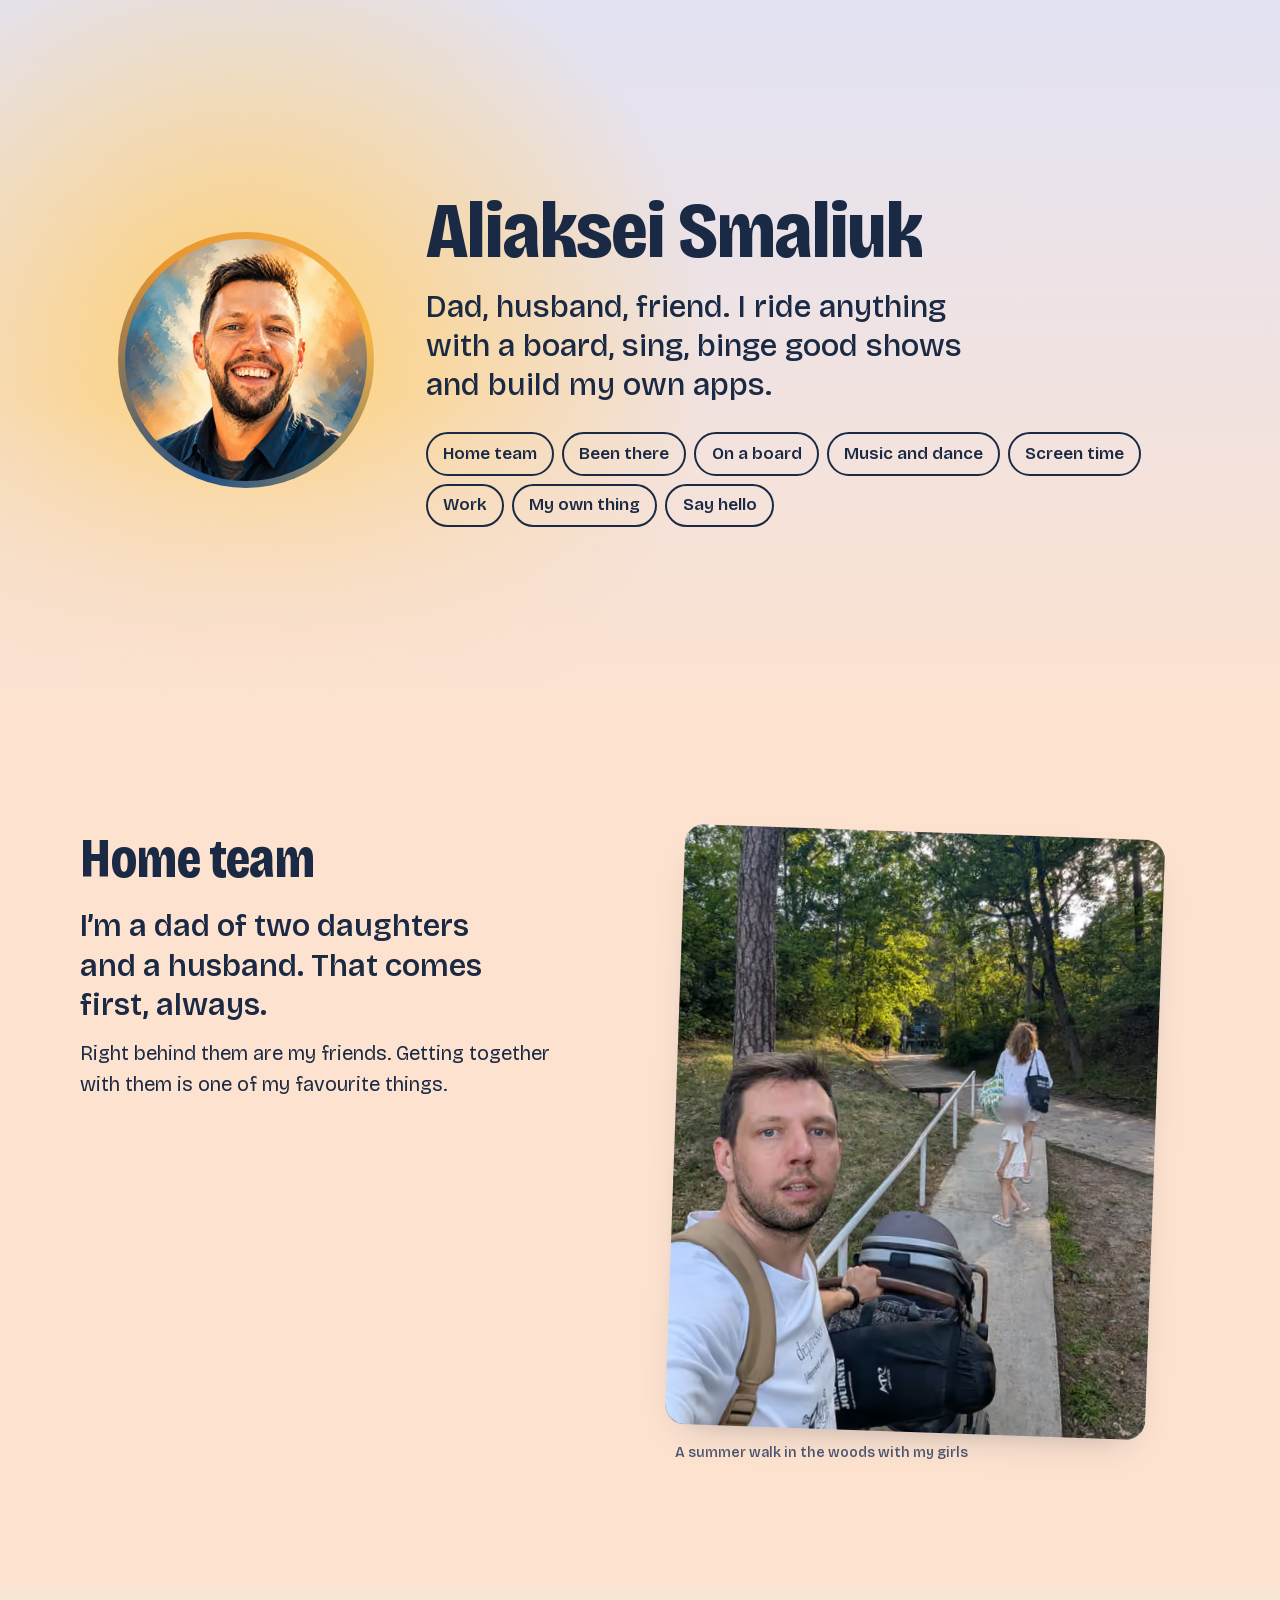
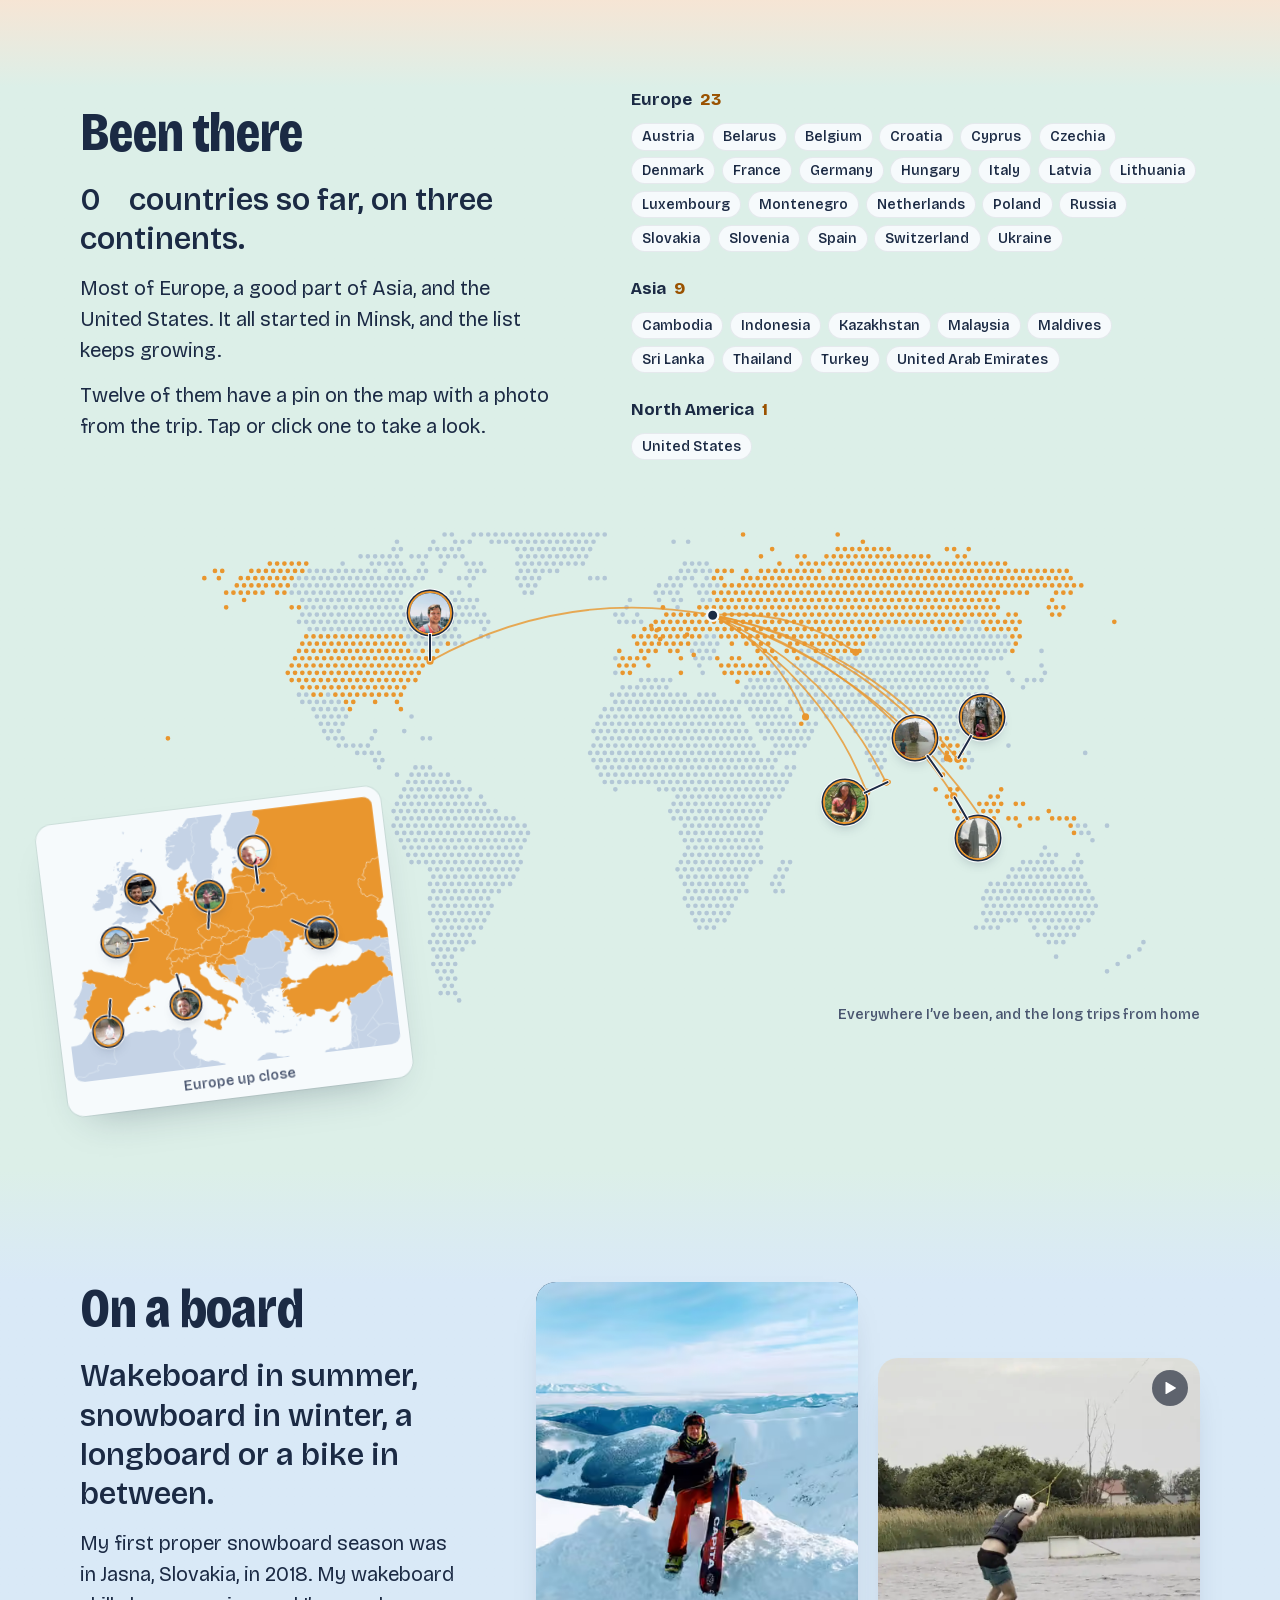
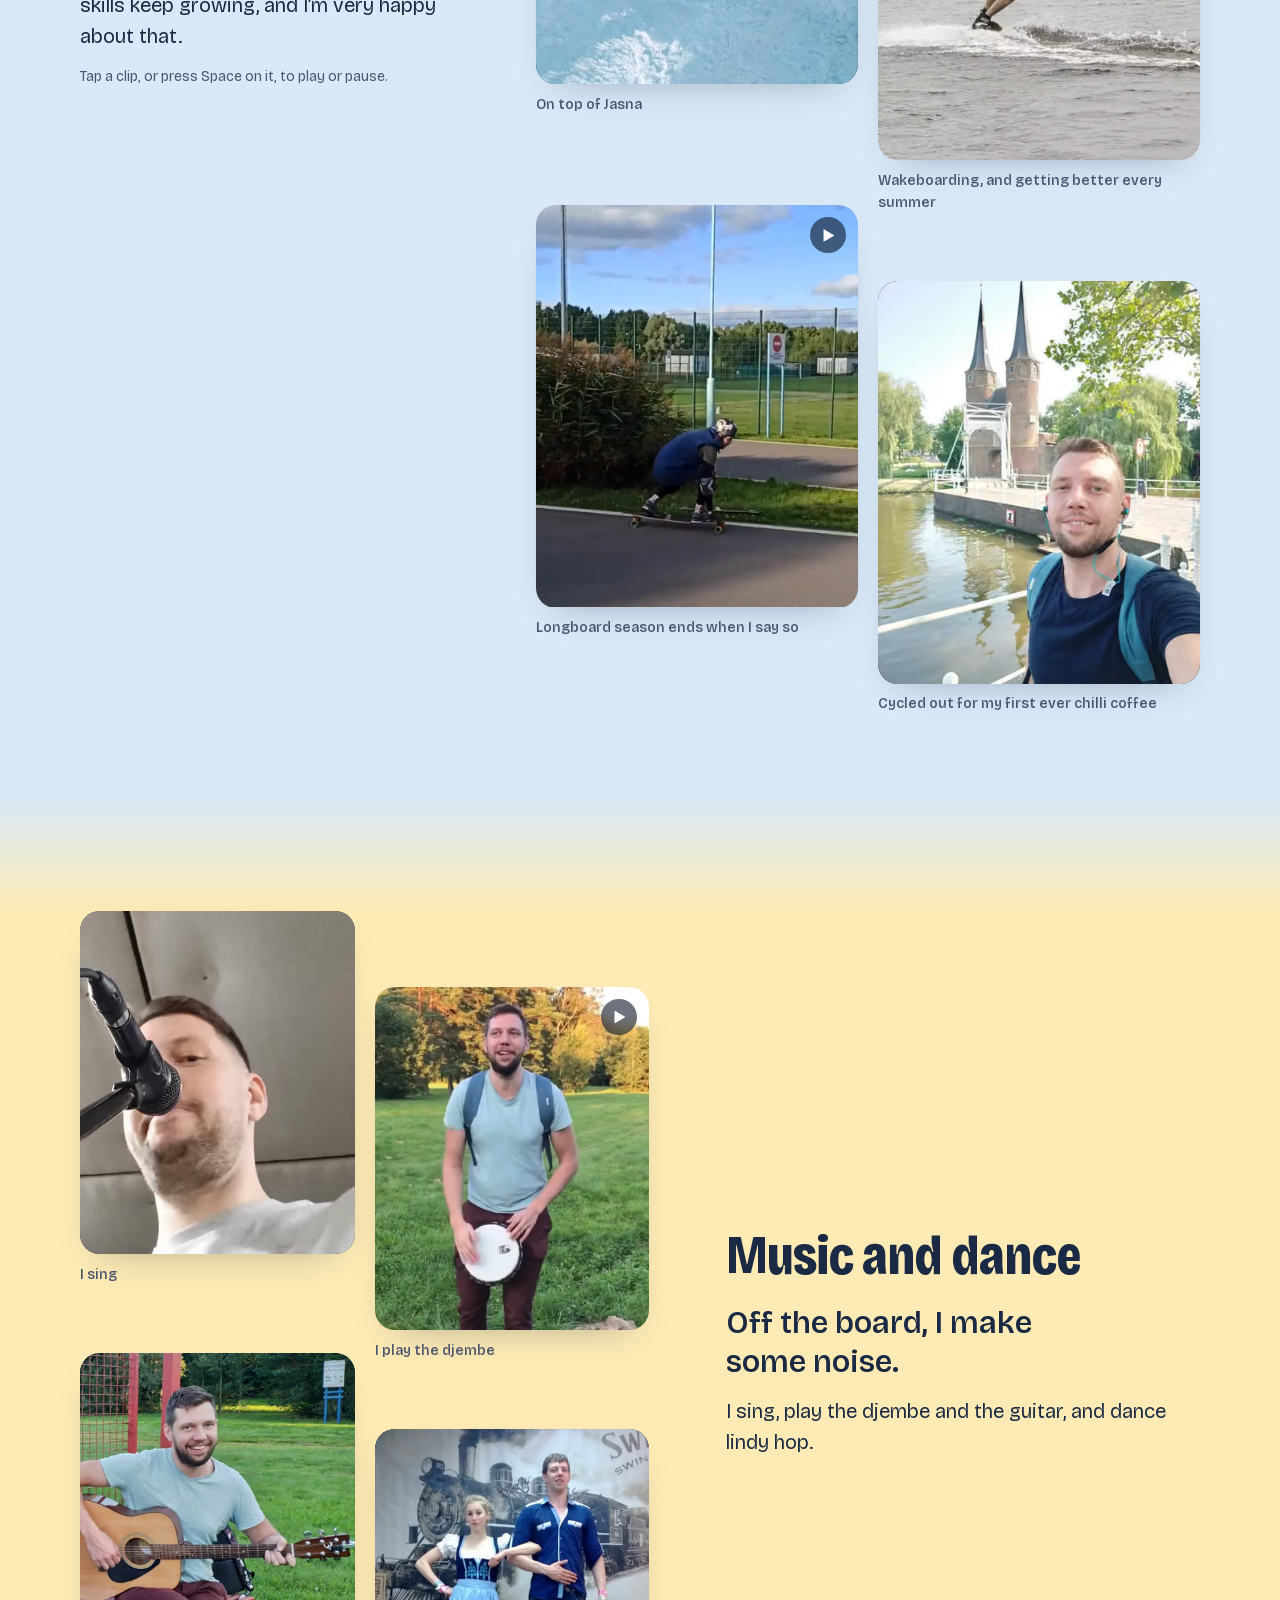
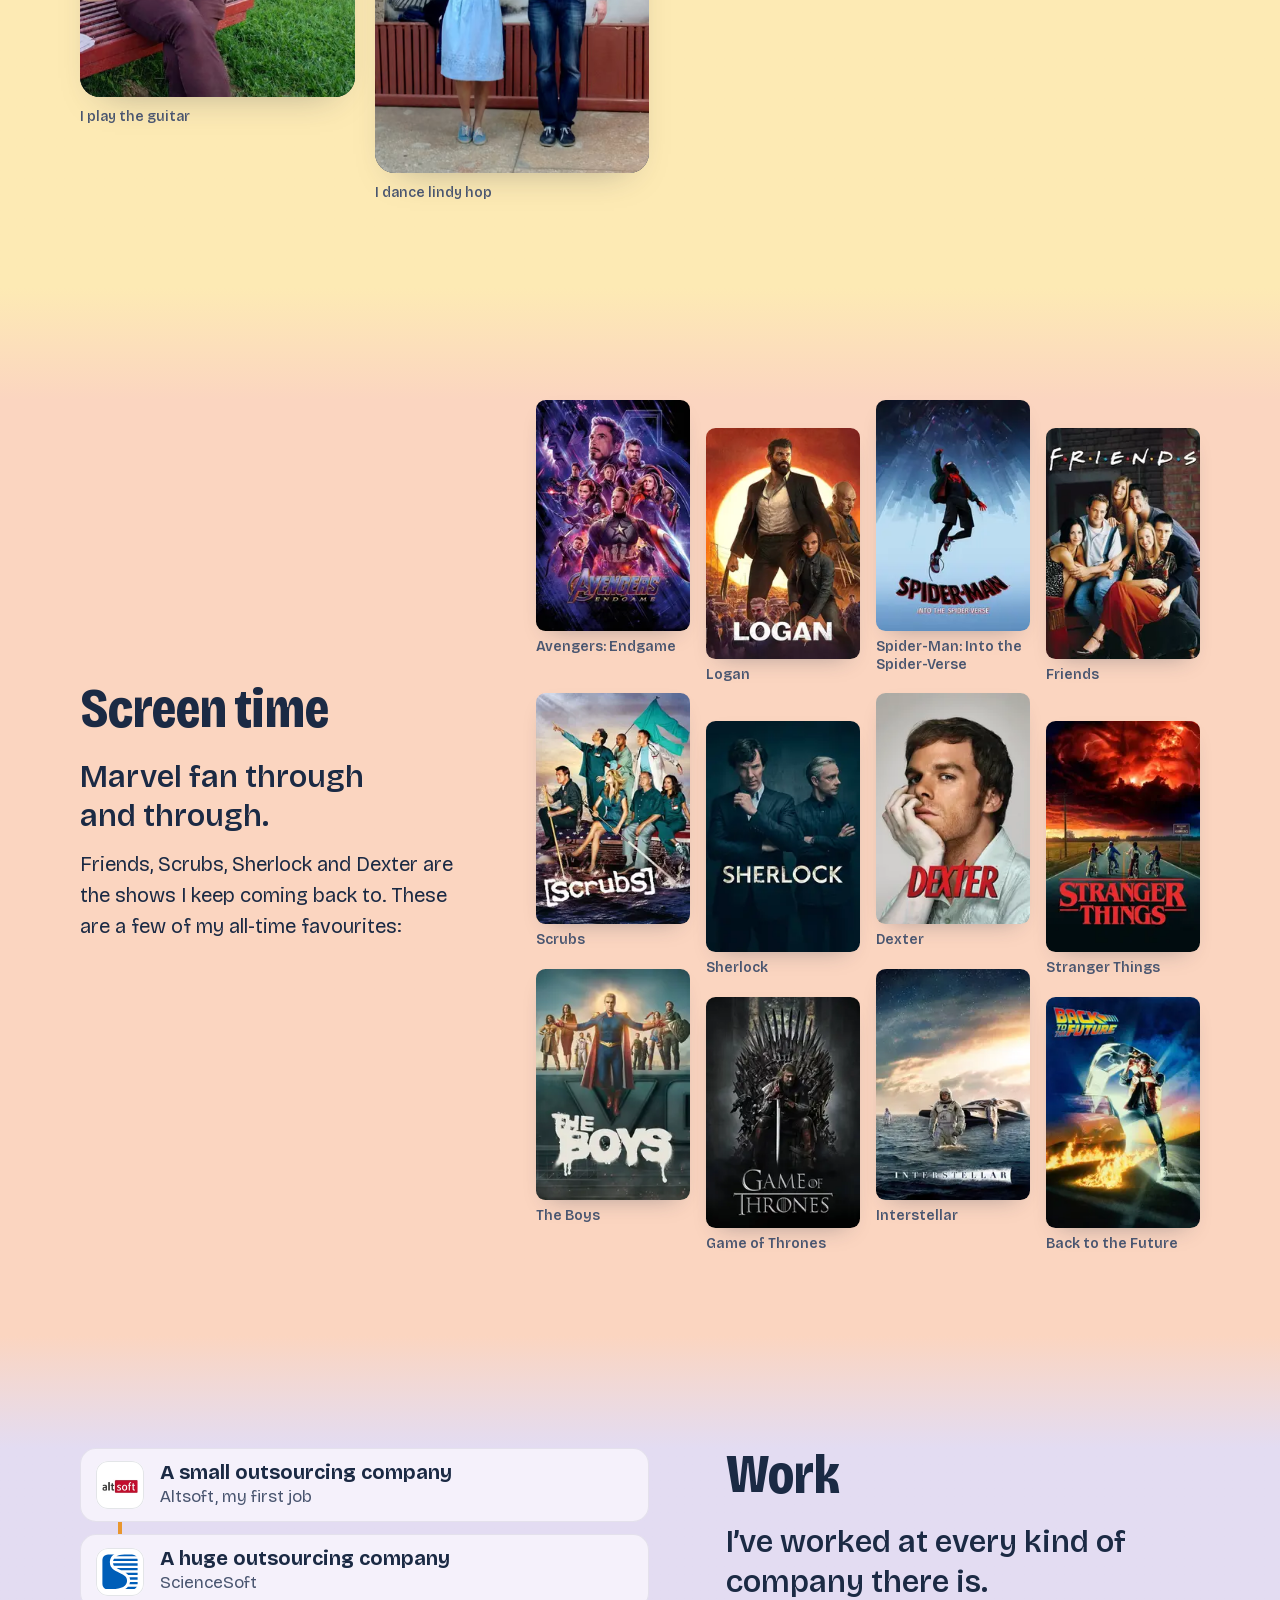
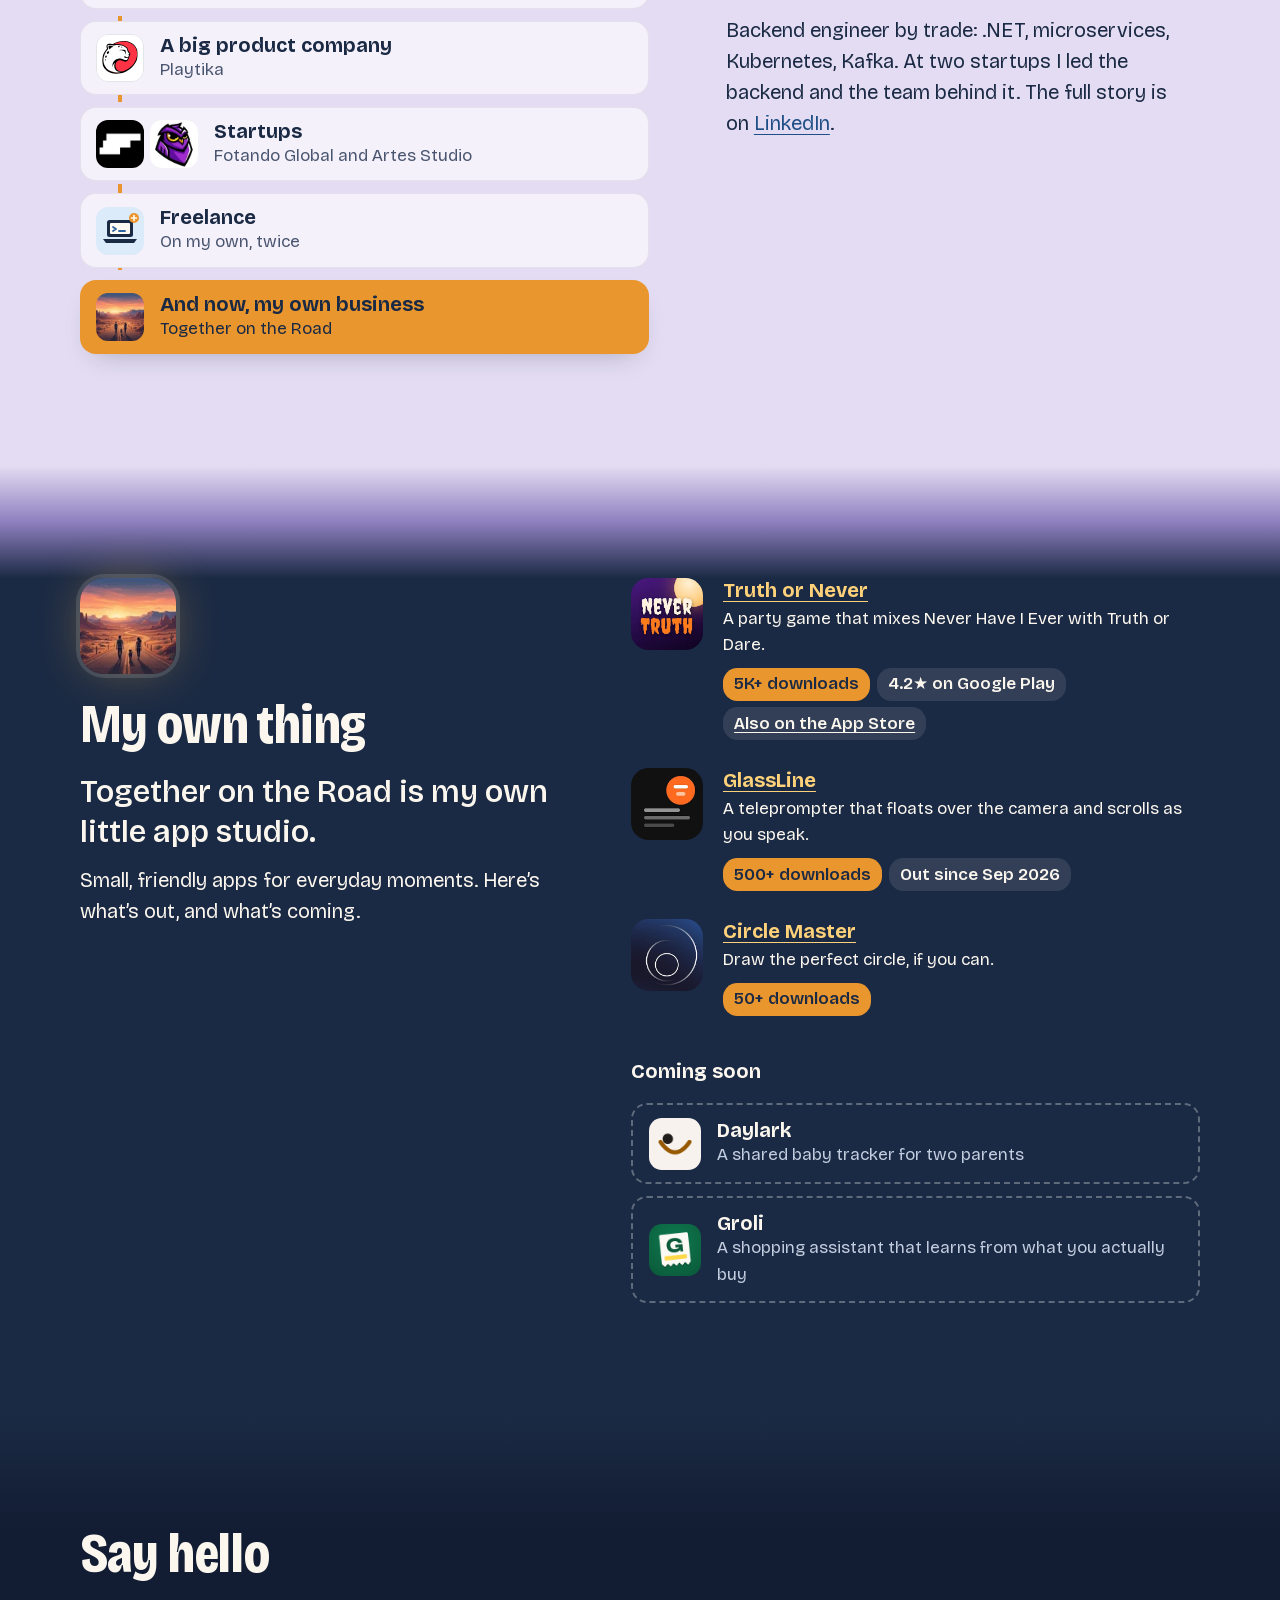
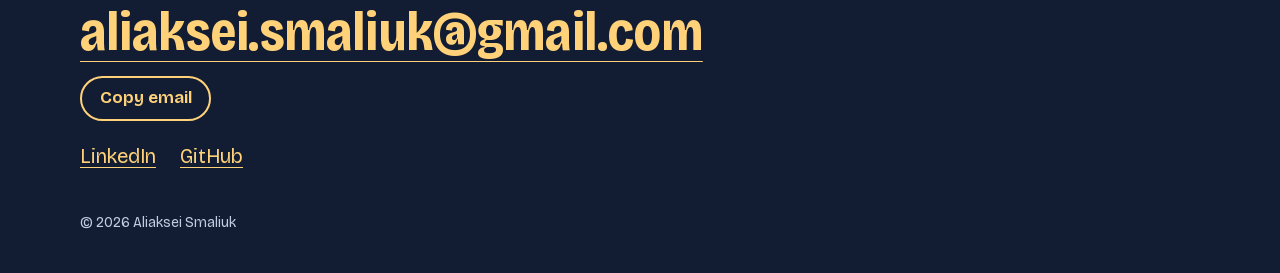
<file: index.html>
<!DOCTYPE html>
<html lang="en">
<head>
  <meta charset="utf-8">
  <meta name="viewport" content="width=device-width, initial-scale=1">
  <title>Aliaksei Smaliuk — dad, rider, app maker</title>
  <meta name="description" content="Aliaksei Smaliuk: dad of two daughters, husband and friend. Wakeboard, snowboard, longboard and bike, singing, djembe, guitar and lindy hop, Marvel and good shows, a backend engineer by trade, and the maker of his own apps.">
  <link rel="canonical" href="https://aliaksei-smaliuk.github.io/">
  <meta name="color-scheme" content="light dark">
  <meta name="theme-color" content="#e3e3f4" media="(prefers-color-scheme: light)">
  <meta name="theme-color" content="#1a1c36" media="(prefers-color-scheme: dark)">
  <link rel="icon" href="/favicon.svg" type="image/svg+xml">
  <link rel="preload" href="/fonts/bricolage-grotesque-latin.woff2" as="font" type="font/woff2" crossorigin>
  <link rel="preload" href="/images/portrait-640.avif" as="image" type="image/avif" imagesrcset="/images/portrait-320.avif 320w, /images/portrait-640.avif 640w" imagesizes="(min-width: 56rem) 288px, 52vw">
  <link rel="stylesheet" href="/styles.css">

  <meta property="og:type" content="profile">
  <meta property="og:site_name" content="Aliaksei Smaliuk">
  <meta property="og:title" content="Aliaksei Smaliuk — dad, rider, app maker">
  <meta property="og:description" content="Dad, husband, friend. Rides anything with a board, binges good shows and builds his own apps.">
  <meta property="og:url" content="https://aliaksei-smaliuk.github.io/">
  <meta property="og:locale" content="en_US">
  <meta property="og:image" content="https://aliaksei-smaliuk.github.io/og-image.png">
  <meta property="og:image:type" content="image/png">
  <meta property="og:image:width" content="1200">
  <meta property="og:image:height" content="630">
  <meta property="og:image:alt" content="Painted portrait of Aliaksei Smaliuk, smiling, next to his name.">
  <meta property="profile:first_name" content="Aliaksei">
  <meta property="profile:last_name" content="Smaliuk">
  <meta name="twitter:card" content="summary_large_image">
  <meta name="twitter:title" content="Aliaksei Smaliuk — dad, rider, app maker">
  <meta name="twitter:description" content="Dad, husband, friend. Rides anything with a board, binges good shows and builds his own apps.">
  <meta name="twitter:image" content="https://aliaksei-smaliuk.github.io/og-image.png">
  <meta name="twitter:image:alt" content="Painted portrait of Aliaksei Smaliuk, smiling, next to his name.">

  <script type="application/ld+json">
  {
    "@context": "https://schema.org",
    "@type": "Person",
    "name": "Aliaksei Smaliuk",
    "url": "https://aliaksei-smaliuk.github.io/",
    "image": "https://aliaksei-smaliuk.github.io/images/portrait-640.webp",
    "description": "A dad of two daughters and a family man, a backend engineer, and the maker of his own apps.",
    "jobTitle": "Backend engineer",
    "birthDate": "1989",
    "birthPlace": {
      "@type": "Place",
      "name": "Minsk"
    },
    "email": "mailto:aliaksei.smaliuk@gmail.com",
    "sameAs": [
      "https://www.linkedin.com/in/aliaksei-smaliuk",
      "https://github.com/aliaksei-smaliuk"
    ],
    "alumniOf": {
      "@type": "CollegeOrUniversity",
      "name": "Belarusian State University"
    }
  }
  </script>
</head>
<body>
  <a class="skip" href="#main">Skip to content</a>

  <header class="hero" id="top">
    <span class="hero-sun" aria-hidden="true"></span>
    <div class="wrap hero-in">
      <picture class="portrait">
        <source type="image/avif" srcset="/images/portrait-320.avif 320w, /images/portrait-640.avif 640w" sizes="(min-width: 56rem) 288px, 52vw">
        <source type="image/webp" srcset="/images/portrait-320.webp 320w, /images/portrait-640.webp 640w" sizes="(min-width: 56rem) 288px, 52vw">
        <img src="/images/portrait-480.jpg" width="480" height="480" alt="Painted portrait of Aliaksei, smiling, in a denim shirt against blue and golden brush strokes." fetchpriority="high">
      </picture>
      <div>
        <h1 class="name"><span class="w"><span>Aliaksei</span></span> <span class="w"><span>Smaliuk</span></span></h1>
        <p class="lede">Dad, husband, friend. I ride anything with a board, sing, binge good shows and build my own apps.</p>
        <nav class="jump" aria-label="Sections">
          <a href="#home-team">Home team</a>
          <a href="#travel">Been there</a>
          <a href="#boards">On a board</a>
          <a href="#music">Music and dance</a>
          <a href="#screen">Screen time</a>
          <a href="#work">Work</a>
          <a href="#own">My own thing</a>
          <a href="#hello">Say hello</a>
        </nav>
      </div>
    </div>
  </header>

  <div class="bar" id="bar">
    <div class="wrap bar-in">
      <a class="bar-home" href="#top">Aliaksei</a>
      <nav class="bar-nav" aria-label="Jump to">
        <ul class="bar-links">
          <li><a href="#home-team">Home</a></li>
          <li><a href="#travel">Travel</a></li>
          <li><a href="#boards">Boards</a></li>
          <li><a href="#music">Music</a></li>
          <li><a href="#screen">Screen</a></li>
          <li><a href="#work">Work</a></li>
          <li><a href="#own">Apps</a></li>
          <li><a href="#hello">Hello</a></li>
        </ul>
      </nav>
    </div>
    <div class="road" aria-hidden="true"><span class="road-fill"></span><span class="road-track"><span class="road-sun"></span></span></div>
  </div>

  <main id="main">
    <section class="facet dawn" id="home-team" aria-labelledby="home-team-title">
      <div class="wrap facet-in">
        <div class="facet-text">
          <h2 id="home-team-title">Home team</h2>
          <p class="big">I’m a dad of two daughters and a husband. That comes first, always.</p>
          <p>Right behind them are my friends. Getting together with them is one of my favourite things.</p>
        </div>
        <figure class="facet-media single wide">
          <picture><source type="image/avif" srcset="/images/photos/home-400.avif 400w, /images/photos/home-600.avif 600w, /images/photos/home.avif 800w" sizes="(min-width: 56rem) 30rem, 80vw"><source type="image/webp" srcset="/images/photos/home-400.webp 400w, /images/photos/home-600.webp 600w, /images/photos/home.webp 800w" sizes="(min-width: 56rem) 30rem, 80vw"><img src="/images/photos/home.webp" width="800" height="1000" alt="Selfie of Aliaksei pushing a pram along a path in the woods, with his wife and daughter walking on ahead." loading="lazy"></picture>
          <figcaption>A summer walk in the woods with my girls</figcaption>
        </figure>
      </div>
    </section>

    <section class="facet early travel" id="travel" aria-labelledby="travel-title">
      <div class="wrap travel-in">
        <div class="facet-text travel-intro">
          <h2 id="travel-title">Been there</h2>
          <p class="big"><span class="tally" aria-hidden="true">33</span><span class="sr">33</span> countries so far, on three continents.</p>
          <p>Most of Europe, a good part of Asia, and the United States. It all started in Minsk, and the list keeps growing.</p>
          <p>Twelve of them have a pin on the map with a photo from the trip. Tap or click one to take a look.</p>
        </div>
        <div class="regions" aria-label="Countries by region" role="group">
          <h3>Europe <span>23</span></h3>
          <ul class="countries"><li data-name="Austria">Austria</li><li data-name="Belarus">Belarus</li><li data-name="Belgium">Belgium</li><li data-name="Croatia">Croatia</li><li data-name="Cyprus">Cyprus</li><li data-name="Czechia">Czechia</li><li data-name="Denmark">Denmark</li><li data-name="France">France</li><li data-name="Germany">Germany</li><li data-name="Hungary">Hungary</li><li data-name="Italy">Italy</li><li data-name="Latvia">Latvia</li><li data-name="Lithuania">Lithuania</li><li data-name="Luxembourg">Luxembourg</li><li data-name="Montenegro">Montenegro</li><li data-name="Netherlands">Netherlands</li><li data-name="Poland">Poland</li><li data-name="Russia">Russia</li><li data-name="Slovakia">Slovakia</li><li data-name="Slovenia">Slovenia</li><li data-name="Spain">Spain</li><li data-name="Switzerland">Switzerland</li><li data-name="Ukraine">Ukraine</li></ul>
          <h3>Asia <span>9</span></h3>
          <ul class="countries"><li data-name="Cambodia">Cambodia</li><li data-name="Indonesia">Indonesia</li><li data-name="Kazakhstan">Kazakhstan</li><li data-name="Malaysia">Malaysia</li><li data-name="Maldives">Maldives</li><li data-name="Sri Lanka">Sri Lanka</li><li data-name="Thailand">Thailand</li><li data-name="Turkey">Turkey</li><li data-name="United Arab Emirates">United Arab Emirates</li></ul>
          <h3>North America <span>1</span></h3>
          <ul class="countries"><li data-name="United States">United States</li></ul>
        </div>
        <div class="maps">
          <figure class="map map-world">
            <div class="map-art">
              <img src="/images/maps/world.svg" width="1000" height="455" alt="Dotted world map with the countries I’ve been to lit up in gold, and routes from Minsk to the United States, the Emirates, Kazakhstan, the Maldives, Sri Lanka and South-East Asia." loading="lazy">
              <button class="pin" type="button" popovertarget="trip-cambodia" data-name="Cambodia" style="--x:78.38%;--y:47.72%;--d:1.93s;--a:-60deg" aria-label="Photo from Cambodia: A temple the jungle took back"><picture><source type="image/avif" srcset="/images/photos/trip-cambodia-96.avif"><img src="/images/photos/trip-cambodia-96.webp" width="96" height="120" alt="" loading="lazy"></picture></button>
              <button class="pin" type="button" popovertarget="trip-malaysia" data-name="Malaysia" style="--x:78.01%;--y:54.93%;--d:2.01s;--a:60deg" aria-label="Photo from Malaysia: Craning up at the Petronas Towers"><picture><source type="image/avif" srcset="/images/photos/trip-malaysia-96.avif"><img src="/images/photos/trip-malaysia-96.webp" width="96" height="120" alt="" loading="lazy"></picture></button>
              <button class="pin" type="button" popovertarget="trip-sri-lanka" data-name="Sri Lanka" style="--x:72.19%;--y:52.19%;--d:1.83s;--a:155deg" aria-label="Photo from Sri Lanka: Tea picker for a minute in Ramboda"><picture><source type="image/avif" srcset="/images/photos/trip-sri-lanka-96.avif"><img src="/images/photos/trip-sri-lanka-96.webp" width="96" height="120" alt="" loading="lazy"></picture></button>
              <button class="pin" type="button" popovertarget="trip-thailand" data-name="Thailand" style="--x:77.06%;--y:51.33%;--d:1.91s;--a:-125deg" aria-label="Photo from Thailand: Barefoot by James Bond Island"><picture><source type="image/avif" srcset="/images/photos/trip-thailand-96.avif"><img src="/images/photos/trip-thailand-96.webp" width="96" height="120" alt="" loading="lazy"></picture></button>
              <button class="pin" type="button" popovertarget="trip-usa" data-name="United States" style="--x:31.26%;--y:28.47%;--d:1.85s;--a:-90deg" aria-label="Photo from the United States: New York from the top"><picture><source type="image/avif" srcset="/images/photos/trip-usa-96.avif"><img src="/images/photos/trip-usa-96.webp" width="96" height="120" alt="" loading="lazy"></picture></button>
            </div>
            <figcaption>Everywhere I’ve been, and the long trips from home</figcaption>
          </figure>
          <figure class="map map-europe">
            <div class="map-art">
              <img src="/images/maps/europe.svg" width="1000" height="760" alt="Map of Europe with the countries I’ve been to filled in, from Spain to Russia and from Denmark to Cyprus." loading="lazy">
              <button class="pin" type="button" popovertarget="trip-belarus" data-name="Belarus" style="--x:62.47%;--y:29.54%;--d:0.25s;--a:-90deg" aria-label="Photo from Belarus: Lake Narach, still cold in March"><picture><source type="image/avif" srcset="/images/photos/trip-belarus-96.avif"><img src="/images/photos/trip-belarus-96.webp" width="96" height="120" alt="" loading="lazy"></picture></button>
              <button class="pin" type="button" popovertarget="trip-czechia" data-name="Czechia" style="--x:45.74%;--y:45.02%;--d:0.85s;--a:-80deg" aria-label="Photo from Czechia: Making friends with an eagle in Prague"><picture><source type="image/avif" srcset="/images/photos/trip-czechia-96.avif"><img src="/images/photos/trip-czechia-96.webp" width="96" height="120" alt="" loading="lazy"></picture></button>
              <button class="pin" type="button" popovertarget="trip-france" data-name="France" style="--x:27.51%;--y:46.01%;--d:1.06s;--a:180deg" aria-label="Photo from France: Arms wide at the Louvre"><picture><source type="image/avif" srcset="/images/photos/trip-france-96.avif"><img src="/images/photos/trip-france-96.webp" width="96" height="120" alt="" loading="lazy"></picture></button>
              <button class="pin" type="button" popovertarget="trip-italy" data-name="Italy" style="--x:34.50%;--y:61.25%;--d:1.04s;--a:80deg" aria-label="Photo from Italy: Under the sanctuary walls in Vicoforte"><picture><source type="image/avif" srcset="/images/photos/trip-italy-96.avif"><img src="/images/photos/trip-italy-96.webp" width="96" height="120" alt="" loading="lazy"></picture></button>
              <button class="pin" type="button" popovertarget="trip-netherlands" data-name="Netherlands" style="--x:32.38%;--y:36.55%;--d:0.99s;--a:-125deg" aria-label="Photo from the Netherlands: Just landed at Schiphol"><picture><source type="image/avif" srcset="/images/photos/trip-netherlands-96.avif"><img src="/images/photos/trip-netherlands-96.webp" width="96" height="120" alt="" loading="lazy"></picture></button>
              <button class="pin" type="button" popovertarget="trip-spain" data-name="Spain" style="--x:13.52%;--y:68.14%;--d:1.24s;--a:100deg" aria-label="Photo from Spain: Found a stone that smiles back"><picture><source type="image/avif" srcset="/images/photos/trip-spain-96.avif"><img src="/images/photos/trip-spain-96.webp" width="96" height="120" alt="" loading="lazy"></picture></button>
              <button class="pin" type="button" popovertarget="trip-ukraine" data-name="Ukraine" style="--x:71.24%;--y:45.60%;--d:0.64s;--a:30deg" aria-label="Photo from Ukraine: Frost on the pines, sun on the hill"><picture><source type="image/avif" srcset="/images/photos/trip-ukraine-96.avif"><img src="/images/photos/trip-ukraine-96.webp" width="96" height="120" alt="" loading="lazy"></picture></button>
            </div>
            <figcaption>Europe up close</figcaption>
          </figure>
          <p class="map-tip" aria-hidden="true"></p>
        </div>
        <div class="pin-photos">
          <div class="pin-photo" id="trip-belarus" popover role="dialog" aria-labelledby="trip-belarus-cap">
            <button class="pin-close" type="button" popovertarget="trip-belarus" popovertargetaction="hide" aria-label="Close the photo"><span aria-hidden="true">×</span></button>
            <figure>
              <picture><source type="image/avif" srcset="/images/photos/trip-belarus-400.avif 400w, /images/photos/trip-belarus.avif 800w" sizes="(min-width: 30rem) 26rem, 86vw"><source type="image/webp" srcset="/images/photos/trip-belarus-400.webp 400w, /images/photos/trip-belarus.webp 800w" sizes="(min-width: 30rem) 26rem, 86vw"><img src="/images/photos/trip-belarus.webp" width="800" height="1000" alt="Selfie of Aliaksei in a red jacket on a sunny lakeshore, the water stretching out behind him." loading="lazy"></picture>
              <figcaption id="trip-belarus-cap"><b>Belarus<span class="sr">:</span></b> Lake Narach, still cold in March</figcaption>
            </figure>
          </div>
          <div class="pin-photo" id="trip-czechia" popover role="dialog" aria-labelledby="trip-czechia-cap">
            <button class="pin-close" type="button" popovertarget="trip-czechia" popovertargetaction="hide" aria-label="Close the photo"><span aria-hidden="true">×</span></button>
            <figure>
              <picture><source type="image/avif" srcset="/images/photos/trip-czechia-400.avif 400w, /images/photos/trip-czechia.avif 800w" sizes="(min-width: 30rem) 26rem, 86vw"><source type="image/webp" srcset="/images/photos/trip-czechia-400.webp 400w, /images/photos/trip-czechia.webp 800w" sizes="(min-width: 30rem) 26rem, 86vw"><img src="/images/photos/trip-czechia.webp" width="800" height="1000" alt="Aliaksei in a garden in Prague, holding out a treat to a big eagle perched on a falconer’s glove." loading="lazy"></picture>
              <figcaption id="trip-czechia-cap"><b>Czechia<span class="sr">:</span></b> Making friends with an eagle in Prague</figcaption>
            </figure>
          </div>
          <div class="pin-photo" id="trip-france" popover role="dialog" aria-labelledby="trip-france-cap">
            <button class="pin-close" type="button" popovertarget="trip-france" popovertargetaction="hide" aria-label="Close the photo"><span aria-hidden="true">×</span></button>
            <figure>
              <picture><source type="image/avif" srcset="/images/photos/trip-france-400.avif 400w, /images/photos/trip-france.avif 800w" sizes="(min-width: 30rem) 26rem, 86vw"><source type="image/webp" srcset="/images/photos/trip-france-400.webp 400w, /images/photos/trip-france.webp 800w" sizes="(min-width: 30rem) 26rem, 86vw"><img src="/images/photos/trip-france.webp" width="800" height="1000" alt="Aliaksei with his arms spread wide in the Louvre courtyard in Paris, the glass pyramid behind him." loading="lazy"></picture>
              <figcaption id="trip-france-cap"><b>France<span class="sr">:</span></b> Arms wide at the Louvre</figcaption>
            </figure>
          </div>
          <div class="pin-photo" id="trip-italy" popover role="dialog" aria-labelledby="trip-italy-cap">
            <button class="pin-close" type="button" popovertarget="trip-italy" popovertargetaction="hide" aria-label="Close the photo"><span aria-hidden="true">×</span></button>
            <figure>
              <picture><source type="image/avif" srcset="/images/photos/trip-italy-400.avif 400w, /images/photos/trip-italy.avif 800w" sizes="(min-width: 30rem) 26rem, 86vw"><source type="image/webp" srcset="/images/photos/trip-italy-400.webp 400w, /images/photos/trip-italy.webp 800w" sizes="(min-width: 30rem) 26rem, 86vw"><img src="/images/photos/trip-italy.webp" width="800" height="1000" alt="Selfie of Aliaksei, grinning, in front of the stone columns and arched windows of the sanctuary in Vicoforte." loading="lazy"></picture>
              <figcaption id="trip-italy-cap"><b>Italy<span class="sr">:</span></b> Under the sanctuary walls in Vicoforte</figcaption>
            </figure>
          </div>
          <div class="pin-photo" id="trip-netherlands" popover role="dialog" aria-labelledby="trip-netherlands-cap">
            <button class="pin-close" type="button" popovertarget="trip-netherlands" popovertargetaction="hide" aria-label="Close the photo"><span aria-hidden="true">×</span></button>
            <figure>
              <picture><source type="image/avif" srcset="/images/photos/trip-netherlands-400.avif 400w, /images/photos/trip-netherlands.avif 800w" sizes="(min-width: 30rem) 26rem, 86vw"><source type="image/webp" srcset="/images/photos/trip-netherlands-400.webp 400w, /images/photos/trip-netherlands.webp 800w" sizes="(min-width: 30rem) 26rem, 86vw"><img src="/images/photos/trip-netherlands.webp" width="800" height="1000" alt="Selfie of Aliaksei outside Amsterdam Schiphol Airport, the big Schiphol sign behind him." loading="lazy"></picture>
              <figcaption id="trip-netherlands-cap"><b>Netherlands<span class="sr">:</span></b> Just landed at Schiphol</figcaption>
            </figure>
          </div>
          <div class="pin-photo" id="trip-spain" popover role="dialog" aria-labelledby="trip-spain-cap">
            <button class="pin-close" type="button" popovertarget="trip-spain" popovertargetaction="hide" aria-label="Close the photo"><span aria-hidden="true">×</span></button>
            <figure>
              <picture><source type="image/avif" srcset="/images/photos/trip-spain-400.avif 400w, /images/photos/trip-spain.avif 800w" sizes="(min-width: 30rem) 26rem, 86vw"><source type="image/webp" srcset="/images/photos/trip-spain-400.webp 400w, /images/photos/trip-spain.webp 800w" sizes="(min-width: 30rem) 26rem, 86vw"><img src="/images/photos/trip-spain.webp" width="800" height="1000" alt="Aliaksei sitting barefoot on a pavement in Spain, hugging a round stone with a smiley face drawn on it." loading="lazy"></picture>
              <figcaption id="trip-spain-cap"><b>Spain<span class="sr">:</span></b> Found a stone that smiles back</figcaption>
            </figure>
          </div>
          <div class="pin-photo" id="trip-ukraine" popover role="dialog" aria-labelledby="trip-ukraine-cap">
            <button class="pin-close" type="button" popovertarget="trip-ukraine" popovertargetaction="hide" aria-label="Close the photo"><span aria-hidden="true">×</span></button>
            <figure>
              <picture><source type="image/avif" srcset="/images/photos/trip-ukraine-400.avif 400w, /images/photos/trip-ukraine.avif 800w" sizes="(min-width: 30rem) 26rem, 86vw"><source type="image/webp" srcset="/images/photos/trip-ukraine-400.webp 400w, /images/photos/trip-ukraine.webp 800w" sizes="(min-width: 30rem) 26rem, 86vw"><img src="/images/photos/trip-ukraine.webp" width="800" height="1000" alt="Aliaksei with a backpack on a dry grassy hillside in Ukraine, a frosted pine forest behind him." loading="lazy"></picture>
              <figcaption id="trip-ukraine-cap"><b>Ukraine<span class="sr">:</span></b> Frost on the pines, sun on the hill</figcaption>
            </figure>
          </div>
          <div class="pin-photo" id="trip-cambodia" popover role="dialog" aria-labelledby="trip-cambodia-cap">
            <button class="pin-close" type="button" popovertarget="trip-cambodia" popovertargetaction="hide" aria-label="Close the photo"><span aria-hidden="true">×</span></button>
            <figure>
              <picture><source type="image/avif" srcset="/images/photos/trip-cambodia-400.avif 400w, /images/photos/trip-cambodia.avif 800w" sizes="(min-width: 30rem) 26rem, 86vw"><source type="image/webp" srcset="/images/photos/trip-cambodia-400.webp 400w, /images/photos/trip-cambodia.webp 800w" sizes="(min-width: 30rem) 26rem, 86vw"><img src="/images/photos/trip-cambodia.webp" width="800" height="1000" alt="Aliaksei sitting cross-legged in a temple doorway in Cambodia, framed by giant tree roots growing over the stones." loading="lazy"></picture>
              <figcaption id="trip-cambodia-cap"><b>Cambodia<span class="sr">:</span></b> A temple the jungle took back</figcaption>
            </figure>
          </div>
          <div class="pin-photo" id="trip-malaysia" popover role="dialog" aria-labelledby="trip-malaysia-cap">
            <button class="pin-close" type="button" popovertarget="trip-malaysia" popovertargetaction="hide" aria-label="Close the photo"><span aria-hidden="true">×</span></button>
            <figure>
              <picture><source type="image/avif" srcset="/images/photos/trip-malaysia-400.avif 400w, /images/photos/trip-malaysia.avif 800w" sizes="(min-width: 30rem) 26rem, 86vw"><source type="image/webp" srcset="/images/photos/trip-malaysia-400.webp 400w, /images/photos/trip-malaysia.webp 800w" sizes="(min-width: 30rem) 26rem, 86vw"><img src="/images/photos/trip-malaysia.webp" width="800" height="1000" alt="Low-angle selfie of Aliaksei below the Petronas Twin Towers in Kuala Lumpur." loading="lazy"></picture>
              <figcaption id="trip-malaysia-cap"><b>Malaysia<span class="sr">:</span></b> Craning up at the Petronas Towers</figcaption>
            </figure>
          </div>
          <div class="pin-photo" id="trip-sri-lanka" popover role="dialog" aria-labelledby="trip-sri-lanka-cap">
            <button class="pin-close" type="button" popovertarget="trip-sri-lanka" popovertargetaction="hide" aria-label="Close the photo"><span aria-hidden="true">×</span></button>
            <figure>
              <picture><source type="image/avif" srcset="/images/photos/trip-sri-lanka-400.avif 400w, /images/photos/trip-sri-lanka.avif 800w" sizes="(min-width: 30rem) 26rem, 86vw"><source type="image/webp" srcset="/images/photos/trip-sri-lanka-400.webp 400w, /images/photos/trip-sri-lanka.webp 800w" sizes="(min-width: 30rem) 26rem, 86vw"><img src="/images/photos/trip-sri-lanka.webp" width="800" height="1000" alt="Aliaksei’s face in a painted tea-picker cut-out on a tea plantation in Ramboda, holding a sprig of tea leaves." loading="lazy"></picture>
              <figcaption id="trip-sri-lanka-cap"><b>Sri Lanka<span class="sr">:</span></b> Tea picker for a minute in Ramboda</figcaption>
            </figure>
          </div>
          <div class="pin-photo" id="trip-thailand" popover role="dialog" aria-labelledby="trip-thailand-cap">
            <button class="pin-close" type="button" popovertarget="trip-thailand" popovertargetaction="hide" aria-label="Close the photo"><span aria-hidden="true">×</span></button>
            <figure>
              <picture><source type="image/avif" srcset="/images/photos/trip-thailand-400.avif 400w, /images/photos/trip-thailand.avif 800w" sizes="(min-width: 30rem) 26rem, 86vw"><source type="image/webp" srcset="/images/photos/trip-thailand-400.webp 400w, /images/photos/trip-thailand.webp 800w" sizes="(min-width: 30rem) 26rem, 86vw"><img src="/images/photos/trip-thailand.webp" width="800" height="1000" alt="Aliaksei standing barefoot at the water’s edge in Phang Nga Bay, the needle-shaped rock of James Bond Island behind him." loading="lazy"></picture>
              <figcaption id="trip-thailand-cap"><b>Thailand<span class="sr">:</span></b> Barefoot by James Bond Island</figcaption>
            </figure>
          </div>
          <div class="pin-photo" id="trip-usa" popover role="dialog" aria-labelledby="trip-usa-cap">
            <button class="pin-close" type="button" popovertarget="trip-usa" popovertargetaction="hide" aria-label="Close the photo"><span aria-hidden="true">×</span></button>
            <figure>
              <picture><source type="image/avif" srcset="/images/photos/trip-usa-400.avif 400w, /images/photos/trip-usa.avif 800w" sizes="(min-width: 30rem) 26rem, 86vw"><source type="image/webp" srcset="/images/photos/trip-usa-400.webp 400w, /images/photos/trip-usa.webp 800w" sizes="(min-width: 30rem) 26rem, 86vw"><img src="/images/photos/trip-usa.webp" width="800" height="1000" alt="Selfie of Aliaksei high above Manhattan, the Empire State Building over his shoulder." loading="lazy"></picture>
              <figcaption id="trip-usa-cap"><b>United States<span class="sr">:</span></b> New York from the top</figcaption>
            </figure>
          </div>
        </div>
      </div>
    </section>

    <section class="facet morning" id="boards" aria-labelledby="boards-title">
      <div class="wrap facet-in">
        <div class="facet-text">
          <h2 id="boards-title">On a board</h2>
          <p class="big">Wakeboard in summer, snowboard in winter, a longboard or a bike in between.</p>
          <p>My first proper snowboard season was in Jasna, Slovakia, in 2018. My wakeboard skills keep growing, and I’m very happy about that.</p>
          <p class="hint" id="clip-hint" hidden>Tap a clip, or press Space on it, to play or pause.</p>
        </div>
        <ul class="facet-media photos">
          <li><figure>
            <picture><source type="image/avif" srcset="/images/photos/snow-400.avif 400w, /images/photos/snow.avif 800w" sizes="(min-width: 56rem) 22rem, 46vw"><source type="image/webp" srcset="/images/photos/snow-400.webp 400w, /images/photos/snow.webp 800w" sizes="(min-width: 56rem) 22rem, 46vw"><img src="/images/photos/snow.webp" width="800" height="1000" alt="Aliaksei with his snowboard on a snowy ridge, mountains and clouds behind him." loading="lazy"></picture>
            <figcaption>On top of Jasna</figcaption>
          </figure></li>
          <li><figure>
            <video class="clip" src="/images/photos/wake.mp4" poster="/images/photos/wake-poster.webp" controls tabindex="0" aria-labelledby="wake-cap" width="800" height="1000" muted loop playsinline preload="none"></video>
            <figcaption id="wake-cap">Wakeboarding, and getting better every summer<span class="sr">. Video: Aliaksei riding a wakeboard behind a cable on a lake.</span></figcaption>
          </figure></li>
          <li><figure>
            <video class="clip" src="/images/photos/longboard.mp4" poster="/images/photos/longboard-poster.webp" controls tabindex="0" aria-labelledby="longboard-cap" width="800" height="1000" muted loop playsinline preload="none"></video>
            <figcaption id="longboard-cap">Longboard season ends when I say so<span class="sr">. Video: Aliaksei in a helmet carving down a park road on a longboard and sliding to a stop.</span></figcaption>
          </figure></li>
          <li><figure>
            <picture><source type="image/avif" srcset="/images/photos/bike-400.avif 400w, /images/photos/bike.avif 800w" sizes="(min-width: 56rem) 22rem, 46vw"><source type="image/webp" srcset="/images/photos/bike-400.webp 400w, /images/photos/bike.webp 800w" sizes="(min-width: 56rem) 22rem, 46vw"><img src="/images/photos/bike.webp" width="800" height="1000" alt="Selfie of Aliaksei by a canal, an old twin-towered city gate behind him." loading="lazy"></picture>
            <figcaption>Cycled out for my first ever chilli coffee</figcaption>
          </figure></li>
        </ul>
      </div>
    </section>

    <section class="facet noon" id="music" aria-labelledby="music-title">
      <div class="wrap facet-in">
        <div class="facet-text">
          <h2 id="music-title">Music and dance</h2>
          <p class="big">Off the board, I make some noise.</p>
          <p>I sing, play the djembe and the guitar, and dance lindy hop.</p>
        </div>
        <ul class="facet-media photos music">
          <li><figure>
            <picture><source type="image/avif" srcset="/images/photos/sing-400.avif 400w, /images/photos/sing.avif 800w" sizes="(min-width: 56rem) 18rem, 46vw"><source type="image/webp" srcset="/images/photos/sing-400.webp 400w, /images/photos/sing.webp 800w" sizes="(min-width: 56rem) 18rem, 46vw"><img src="/images/photos/sing.webp" width="800" height="1000" alt="Aliaksei singing into a microphone on a stand, shot from below." loading="lazy"></picture>
            <figcaption>I sing</figcaption>
          </figure></li>
          <li><figure>
            <video class="clip" src="/images/photos/djembe.mp4" poster="/images/photos/djembe-poster.webp" controls tabindex="0" aria-labelledby="djembe-cap" width="800" height="1000" muted loop playsinline preload="none"></video>
            <figcaption id="djembe-cap">I play the djembe<span class="sr">. Video: Aliaksei in a park, smiling and drumming on a djembe, his backpack still on.</span></figcaption>
          </figure></li>
          <li><figure>
            <picture><source type="image/avif" srcset="/images/photos/guitar-400.avif 400w, /images/photos/guitar.avif 800w" sizes="(min-width: 56rem) 18rem, 46vw"><source type="image/webp" srcset="/images/photos/guitar-400.webp 400w, /images/photos/guitar.webp 800w" sizes="(min-width: 56rem) 18rem, 46vw"><img src="/images/photos/guitar.webp" width="800" height="1000" alt="Aliaksei on a red park bench, grinning and strumming an acoustic guitar." loading="lazy"></picture>
            <figcaption>I play the guitar</figcaption>
          </figure></li>
          <li><figure>
            <picture><source type="image/avif" srcset="/images/photos/lindy-400.avif 400w, /images/photos/lindy.avif 800w" sizes="(min-width: 56rem) 18rem, 46vw"><source type="image/webp" srcset="/images/photos/lindy-400.webp 400w, /images/photos/lindy.webp 800w" sizes="(min-width: 56rem) 18rem, 46vw"><img src="/images/photos/lindy.webp" width="800" height="1000" alt="Aliaksei and his dance partner standing arm in arm at a swing dance camp, a big steam-train mural behind them." loading="lazy"></picture>
            <figcaption>I dance lindy hop</figcaption>
          </figure></li>
        </ul>
      </div>
    </section>

    <section class="facet golden" id="screen" aria-labelledby="screen-title">
      <div class="wrap facet-in">
        <div class="facet-text">
          <h2 id="screen-title">Screen time</h2>
          <p class="big">Marvel fan through and through.</p>
          <p>Friends, Scrubs, Sherlock and Dexter are the shows I keep coming back to. These are a few of my all-time favourites:</p>
        </div>
        <ul class="facet-media posters">
          <li><img src="/images/posters/endgame.webp" srcset="/images/posters/endgame-200.webp 200w, /images/posters/endgame.webp 300w" sizes="(min-width: 56rem) 11rem, 25vw" width="300" height="450" alt="" loading="lazy"><span>Avengers: Endgame</span></li>
          <li><img src="/images/posters/logan.webp" srcset="/images/posters/logan-200.webp 200w, /images/posters/logan.webp 300w" sizes="(min-width: 56rem) 11rem, 25vw" width="300" height="450" alt="" loading="lazy"><span>Logan</span></li>
          <li><img src="/images/posters/spiderverse.webp" srcset="/images/posters/spiderverse-200.webp 200w, /images/posters/spiderverse.webp 300w" sizes="(min-width: 56rem) 11rem, 25vw" width="300" height="450" alt="" loading="lazy"><span>Spider-Man: Into the Spider-Verse</span></li>
          <li><img src="/images/posters/friends.webp" srcset="/images/posters/friends-200.webp 200w, /images/posters/friends.webp 300w" sizes="(min-width: 56rem) 11rem, 25vw" width="300" height="450" alt="" loading="lazy"><span>Friends</span></li>
          <li><img src="/images/posters/scrubs.webp" srcset="/images/posters/scrubs-200.webp 200w, /images/posters/scrubs.webp 300w" sizes="(min-width: 56rem) 11rem, 25vw" width="300" height="450" alt="" loading="lazy"><span>Scrubs</span></li>
          <li><img src="/images/posters/sherlock.webp" srcset="/images/posters/sherlock-200.webp 200w, /images/posters/sherlock.webp 300w" sizes="(min-width: 56rem) 11rem, 25vw" width="300" height="450" alt="" loading="lazy"><span>Sherlock</span></li>
          <li><img src="/images/posters/dexter.webp" srcset="/images/posters/dexter-200.webp 200w, /images/posters/dexter.webp 300w" sizes="(min-width: 56rem) 11rem, 25vw" width="300" height="450" alt="" loading="lazy"><span>Dexter</span></li>
          <li><img src="/images/posters/strangerthings.webp" srcset="/images/posters/strangerthings-200.webp 200w, /images/posters/strangerthings.webp 300w" sizes="(min-width: 56rem) 11rem, 25vw" width="300" height="450" alt="" loading="lazy"><span>Stranger Things</span></li>
          <li><img src="/images/posters/theboys.webp" srcset="/images/posters/theboys-200.webp 200w, /images/posters/theboys.webp 300w" sizes="(min-width: 56rem) 11rem, 25vw" width="300" height="450" alt="" loading="lazy"><span>The Boys</span></li>
          <li><img src="/images/posters/got.webp" srcset="/images/posters/got-200.webp 200w, /images/posters/got.webp 300w" sizes="(min-width: 56rem) 11rem, 25vw" width="300" height="450" alt="" loading="lazy"><span>Game of Thrones</span></li>
          <li><img src="/images/posters/interstellar.webp" srcset="/images/posters/interstellar-200.webp 200w, /images/posters/interstellar.webp 300w" sizes="(min-width: 56rem) 11rem, 25vw" width="300" height="450" alt="" loading="lazy"><span>Interstellar</span></li>
          <li><img src="/images/posters/backtothefuture.webp" srcset="/images/posters/backtothefuture-200.webp 200w, /images/posters/backtothefuture.webp 300w" sizes="(min-width: 56rem) 11rem, 25vw" width="300" height="450" alt="" loading="lazy"><span>Back to the Future</span></li>
        </ul>
      </div>
    </section>

    <section class="facet dusk" id="work" aria-labelledby="work-title">
      <div class="wrap facet-in">
        <div class="facet-text">
          <h2 id="work-title">Work</h2>
          <p class="big">I’ve worked at every kind of company there is.</p>
          <p>Backend engineer by trade: .NET, microservices, Kubernetes, Kafka. At two startups I led the backend and the team behind it. The full story is on <a href="https://www.linkedin.com/in/aliaksei-smaliuk">LinkedIn</a>.</p>
        </div>
        <ol class="facet-media kinds">
          <li><img class="pad" src="/images/logos/altsoft-128.webp" width="128" height="128" alt="" loading="lazy"><p><b>A small outsourcing company</b>Altsoft, my first job</p></li>
          <li><img class="pad" src="/images/logos/sciencesoft.svg" width="40" height="40" alt="" loading="lazy"><p><b>A huge outsourcing company</b>ScienceSoft</p></li>
          <li><img class="pad" src="/images/logos/playtika.svg" width="40" height="40" alt="" loading="lazy"><p><b>A big product company</b>Playtika</p></li>
          <li class="two"><span class="pair"><img src="/images/logos/fotando-128.webp" width="128" height="128" alt="" loading="lazy"><img src="/images/logos/artes-128.webp" width="128" height="128" alt="" loading="lazy"></span><p><b>Startups</b>Fotando Global and Artes Studio</p></li>
          <li><img src="/images/logos/solo.svg" width="48" height="48" alt="" loading="lazy"><p><b>Freelance</b>On my own, twice</p></li>
          <li class="last"><img src="/images/logos/totr-128.webp" width="128" height="128" alt="" loading="lazy"><p><b>And now, my own business</b>Together on the Road</p></li>
        </ol>
      </div>
    </section>

    <section class="facet night" id="own" aria-labelledby="own-title">
      <div class="wrap facet-in">
        <div class="facet-text">
          <img class="studio" src="/images/logos/totr-128.webp" width="128" height="128" alt="Together on the Road logo: a family walking down a long desert road at sunset." loading="lazy">
          <h2 id="own-title">My own thing</h2>
          <p class="big">Together on the Road is my own little app studio.</p>
          <p>Small, friendly apps for everyday moments. Here’s what’s out, and what’s coming.</p>
        </div>
        <div class="facet-media">
          <ul class="apps">
            <li>
              <img src="/images/logos/truthornever-256.webp" width="256" height="256" alt="" loading="lazy">
              <div>
                <h3><a href="https://play.google.com/store/apps/details?id=com.togetherontheroadteam.neverhaveiever">Truth or Never</a></h3>
                <p>A party game that mixes Never Have I Ever with Truth or Dare.</p>
                <p class="kpi"><span>5K+ downloads</span><span>4.2★ on Google Play</span><a href="https://apps.apple.com/us/app/truth-or-never-party-game/id6446777113">Also on the App Store</a></p>
              </div>
            </li>
            <li>
              <img src="/images/logos/glassline-256.webp" width="256" height="256" alt="" loading="lazy">
              <div>
                <h3><a href="https://play.google.com/store/apps/details?id=com.togetherontheroad.telepromter">GlassLine</a></h3>
                <p>A teleprompter that floats over the camera and scrolls as you speak.</p>
                <p class="kpi"><span>500+ downloads</span><span>Out since Sep 2026</span></p>
              </div>
            </li>
            <li>
              <img src="/images/logos/circlemaster-256.webp" width="256" height="256" alt="" loading="lazy">
              <div>
                <h3><a href="https://play.google.com/store/apps/details?id=com.togetherontheroadteam.circlemaster">Circle Master</a></h3>
                <p>Draw the perfect circle, if you can.</p>
                <p class="kpi"><span>50+ downloads</span></p>
              </div>
            </li>
          </ul>
          <h3 class="soon-title">Coming soon</h3>
          <ul class="soon">
            <li><img src="/images/logos/daylark-256.webp" width="256" height="256" alt="" loading="lazy"><div><h4>Daylark</h4><p>A shared baby tracker for two parents</p></div></li>
            <li><img src="/images/logos/groli-256.webp" width="256" height="256" alt="" loading="lazy"><div><h4>Groli</h4><p>A shopping assistant that learns from what you actually buy</p></div></li>
          </ul>
        </div>
      </div>
    </section>

    <section class="hello night" id="hello" aria-labelledby="hello-title">
      <div class="wrap">
        <h2 id="hello-title">Say hello</h2>
        <p class="hello-mail"><a href="mailto:aliaksei.smaliuk@gmail.com">aliaksei.smaliuk@gmail.com</a></p>
        <p class="hello-copy"><button class="copy" type="button" data-copy="aliaksei.smaliuk@gmail.com" hidden>Copy email</button><span class="copy-status" role="status"></span></p>
        <ul class="hello-links">
          <li><a href="https://www.linkedin.com/in/aliaksei-smaliuk">LinkedIn</a></li>
          <li><a href="https://github.com/aliaksei-smaliuk">GitHub</a></li>
        </ul>
      </div>
    </section>
  </main>

  <footer class="foot night">
    <p class="wrap">© 2026 Aliaksei Smaliuk</p>
  </footer>
  <script src="/site.js" defer></script>
</body>
</html>
</file>
<file: styles.css>
/* Bricolage Grotesque, SIL Open Font License 1.1 (see fonts/OFL.txt) */
@font-face {
  font-family: "Bricolage Grotesque";
  font-style: normal;
  font-weight: 400 800;
  font-stretch: 80% 100%;
  font-display: swap;
  src: url("/fonts/bricolage-grotesque-latin.woff2") format("woff2");
}

/*
  A day on the road. The page reads top to bottom as one day: dawn behind the
  portrait, the fresh air of early morning for the trips, morning sky for the boards, noon for music, golden hour for the
  screen, dusk for work, and night for the apps and the goodbye. The palette
  comes from the portrait: denim ink, sky blue and sunlit gold.
*/
:root {
  --ink: #1b2a44;
  --muted: #4a5670;
  --link: #1f4f86;
  --gold: #e9962e;
  --gold-ink: #9a5200;
  --sun: #f6b443;
  --sun-glow: #ffcf70;
  --moon: #e8ecf6;
  --focus: #1f4f86;
  --frame: #1b2a44;
  --card: #f5f1fb;
  --card-edge: rgb(27 42 68 / 0.08);
  --shadow: rgb(27 42 68 / 0.38);

  --predawn: #e3e3f4;
  --dawn: #fde2cf;
  --early: #dcefe8;
  --morning: #d9e9f7;
  --noon: #fdeab4;
  --golden: #fbd5c0;
  --dusk: #e3dcf2;
  --twilight: #8e7fbf;
  --night: #1b2a44;
  --late: #121d33;

  --plum: #8a3a5b;
  --denim: #1f4f86;
  --sea: #f6fafc;
  --map-dot: #b3c7d6;
  --map-land: #c5d3e6;
  --map-line: #f6fafc;
  --map-been: #e9962e;
  --map-been-line: #fff6e8;
  --map-flash: #ffd27a;
  --map-lit: #8a3a5b;
  --map-home: #1b2a44;
  --pin-needle: #1b2a44;
  --pin-halo: rgb(255 255 255 / 0.9);

  --bar-bg: #fffbf5;
  --bar-ink: #1b2a44;
  --bar-pill: #1b2a44;
  --bar-pill-ink: #fffaf2;

  --night-ink: #fbf6ee;
  --night-muted: #c3cde0;
  --night-link: #ffd27a;

  --font: "Bricolage Grotesque", ui-sans-serif, system-ui, -apple-system, "Segoe UI", sans-serif;
  --step--1: 0.875rem;
  --step-0: 1.0625rem;
  --step-1: 1.25rem;
  --step-2: clamp(1.5rem, 1.2vw + 1rem, 2.125rem);
  --step-3: clamp(2.25rem, 3vw + 1rem, 5rem);
  --step-4: clamp(2.75rem, 5vw + 1rem, 7.5rem);
  --gutter: clamp(1rem, 5vw, 3rem);
  --band: clamp(3.5rem, 9vw, 7rem);
  --bar-h: 3.5rem;
  --ease-out: cubic-bezier(0.22, 1, 0.36, 1);
  --ease-spring: cubic-bezier(0.34, 1.56, 0.64, 1);
  color-scheme: light dark;
}

@media (prefers-color-scheme: dark) {
  :root {
    --ink: #f4ede2;
    --muted: #b8c1d3;
    --link: #9cc3f0;
    --gold: #f4b04f;
    --gold-ink: #f7c06e;
    --sun: #f7b84e;
    --sun-glow: #8a4f1c;
    --moon: #dfe5f3;
    --focus: #f7c06e;
    --frame: #2c3854;
    --card: #322b57;
    --card-edge: rgb(255 255 255 / 0.09);
    --shadow: rgb(0 0 0 / 0.6);

    --predawn: #1a1c36;
    --dawn: #2e2547;
    --early: #1b3947;
    --morning: #1d3658;
    --noon: #25455f;
    --golden: #452b42;
    --dusk: #29224a;
    --twilight: #221d42;
    --night: #121a33;
    --late: #0a0f1f;

    --plum: #93466a;
    --denim: #2d5f9c;
    --sea: #13243a;
    --map-dot: #3a5d74;
    --map-land: #34496b;
    --map-line: #13243a;
    --map-been: #f4b04f;
    --map-been-line: #6b4614;
    --map-flash: #fff1c9;
    --map-lit: #fff1c9;
    --map-home: #fbf6ee;
    --pin-needle: #0d1527;
    --pin-halo: #f4ede2;

    --bar-bg: #0d1527;
    --bar-ink: #f4ede2;
    --bar-pill: #f4ede2;
    --bar-pill-ink: #0d1527;

    --night-ink: #f4ede2;
    --night-muted: #b8c1d3;
    --night-link: #f7c06e;
  }
}

*,
*::before,
*::after {
  box-sizing: border-box;
}

html {
  -webkit-text-size-adjust: 100%;
  text-size-adjust: 100%;
  scroll-padding-top: calc(var(--bar-h) + 0.5rem);
}

@media (prefers-reduced-motion: no-preference) {
  html {
    scroll-behavior: smooth;
  }
}

body {
  margin: 0;
  background-color: var(--late);
  color: var(--ink);
  font-family: var(--font);
  font-size: var(--step-0);
  line-height: 1.55;
  overflow-wrap: break-word;
}

img {
  display: block;
  max-width: 100%;
  height: auto;
}

a {
  color: var(--link);
  text-decoration-thickness: 1px;
  text-underline-offset: 0.2em;
}

a:hover {
  text-decoration-thickness: 2px;
  text-underline-offset: 0.28em;
}

:focus-visible {
  outline: 3px solid var(--focus);
  outline-offset: 3px;
  border-radius: 4px;
}

h1,
h2,
h3,
p {
  margin: 0;
}

.skip {
  position: absolute;
  left: 1rem;
  top: -4rem;
  padding: 0.5rem 1rem;
  background: var(--ink);
  color: var(--dawn);
  border-radius: 0.5rem;
  z-index: 30;
}

.skip:focus {
  top: 1rem;
}

.sr {
  position: absolute;
  width: 1px;
  height: 1px;
  overflow: hidden;
  clip-path: inset(50%);
  white-space: nowrap;
}

/* ---------- Layout ---------- */

.wrap {
  max-width: min(110rem, max(76rem, 72vw));
  margin-inline: auto;
  padding-inline: var(--gutter);
}

h2 {
  font-size: var(--step-3);
  font-weight: 780;
  font-stretch: 80%;
  line-height: 1;
  letter-spacing: -0.02em;
  margin-bottom: 1.25rem;
  text-wrap: balance;
}

/* ---------- The road: a sticky bar that follows the day ---------- */

.bar {
  position: fixed;
  overflow-x: clip;
  inset: 0 0 auto;
  z-index: 20;
  background: var(--bar-bg);
  color: var(--bar-ink);
  box-shadow: 0 1px 0 var(--card-edge), 0 0.75rem 2rem -1.5rem var(--shadow);
  transform: translateY(-110%);
  visibility: hidden;
  transition: transform 0.45s var(--ease-out), visibility 0s linear 0.45s;
}

.bar.on {
  transform: none;
  visibility: visible;
  transition: transform 0.45s var(--ease-out), visibility 0s;
}

.bar-in {
  display: flex;
  align-items: center;
  gap: 1rem;
  height: var(--bar-h);
}

.bar-home {
  flex: none;
  color: inherit;
  font-weight: 780;
  font-stretch: 80%;
  font-size: var(--step-1);
  letter-spacing: -0.01em;
  text-decoration: none;
}

.bar-nav {
  position: relative;
  min-width: 0;
  margin-left: auto;
  overflow-x: auto;
  scrollbar-width: none;
  -webkit-mask-image: linear-gradient(90deg, transparent, #000 1rem, #000 calc(100% - 1rem), transparent);
  mask-image: linear-gradient(90deg, transparent, #000 1rem, #000 calc(100% - 1rem), transparent);
}

.bar-nav::-webkit-scrollbar {
  display: none;
}

.bar-links {
  position: relative;
  z-index: 1;
  display: flex;
  gap: 0.15rem;
  width: max-content;
  list-style: none;
  margin: 0;
  padding: 0.4rem 1rem;
}

.bar-links a {
  display: block;
  padding: 0.4rem 0.8rem;
  border-radius: 999px;
  color: inherit;
  font-weight: 600;
  font-size: var(--step--1);
  text-decoration: none;
  white-space: nowrap;
  transition: transform 0.15s;
}

.bar-links a:hover {
  text-decoration: underline;
  text-decoration-thickness: 2px;
}

.bar-links a:focus-visible {
  outline-offset: 1px;
}

.bar-links a:active {
  transform: scale(0.94);
}

/* The current section's link gets a pill. The old pill shrinks away and the
   new one grows in: only opacity and transform change. */
.bar-links a {
  position: relative;
  isolation: isolate;
}

.bar-links a::before {
  content: "";
  position: absolute;
  inset: 0;
  z-index: -1;
  border-radius: inherit;
  background: var(--bar-pill);
  opacity: 0;
  transform: scale(0.6);
  transition: opacity 0.3s var(--ease-out), transform 0.45s var(--ease-spring);
}

.bar-links a[aria-current] {
  color: var(--bar-pill-ink);
}

.bar-links a[aria-current]::before {
  opacity: 1;
  transform: none;
}

.bar-links a[aria-current]:hover {
  text-decoration: none;
}

/* The road under the bar: it fills as you scroll and the sun travels along it,
   setting into a moon by the end of the page. */
.road {
  position: relative;
  height: 3px;
  background: var(--card-edge);
  overflow: clip;
  overflow-clip-margin: 0.75rem;
}

.road-fill {
  position: absolute;
  inset: 0;
  background: linear-gradient(90deg, var(--sun), var(--gold) 55%, #8a7bd1 82%, var(--moon));
  transform-origin: 0 50%;
  transform: scaleX(var(--progress, 0));
}

.road-track {
  position: absolute;
  inset: 0;
  transform: translateX(calc(var(--progress, 0) * 100%));
}

.road-sun {
  position: absolute;
  top: 50%;
  left: 0;
  width: 0.8rem;
  height: 0.8rem;
  margin: -0.4rem 0 0 -0.4rem;
  border-radius: 50%;
  background: var(--sun);
  box-shadow: 0 0 0 3px rgb(246 180 67 / 0.25), 0 0 14px 2px rgb(246 180 67 / 0.55);
}

/* The moon sits on top of the sun and fades in over the last stretch. */
.road-sun::after {
  content: "";
  position: absolute;
  inset: 0;
  border-radius: 50%;
  background: var(--moon);
  box-shadow: 0 0 0 3px rgb(232 236 246 / 0.25), 0 0 14px 2px rgb(232 236 246 / 0.55);
  opacity: clamp(0, (var(--progress, 0) - 0.7) / 0.3, 1);
}

@supports (animation-timeline: scroll()) {
  .road-fill {
    animation: road-fill linear both;
    animation-timeline: scroll(root);
  }

  .road-track {
    animation: road-move linear both;
    animation-timeline: scroll(root);
  }

  .road-sun::after {
    animation: moonrise linear both;
    animation-timeline: scroll(root);
  }
}

@keyframes road-fill {
  from { transform: scaleX(0); }
  to { transform: scaleX(1); }
}

@keyframes road-move {
  from { transform: translateX(0); }
  to { transform: translateX(100%); }
}

@keyframes moonrise {
  0%, 70% { opacity: 0; }
  100% { opacity: 1; }
}

@media (max-width: 40rem) {
  .bar-home {
    display: none;
  }

  .bar-nav {
    margin-left: calc(var(--gutter) * -1);
    margin-right: calc(var(--gutter) * -1);
  }
}

/* ---------- Hero: sunrise ---------- */

.hero {
  position: relative;
  isolation: isolate;
  overflow: hidden;
  display: grid;
  align-items: center;
  min-height: min(48rem, 80svh);
  background: linear-gradient(180deg, var(--predawn) 0%, var(--dawn) 100%);
  padding-block: clamp(2.5rem, 8vw, 6rem);
}

/* The sun comes up behind the portrait once, on load. The glow fades out
   before the bottom of the intro, so there is no edge where the intro ends. */
.hero-sun {
  --sx: 50%;
  --sy: clamp(6rem, 30vw, 12rem);
  position: absolute;
  z-index: -1;
  inset: 0;
  background: radial-gradient(circle min(40rem, 85vw) at var(--sx) var(--sy), var(--sun-glow), color-mix(in srgb, var(--sun-glow) 45%, transparent) 38%, transparent 72%);
  -webkit-mask-image: linear-gradient(180deg, #000 55%, transparent 96%);
  mask-image: linear-gradient(180deg, #000 55%, transparent 96%);
  pointer-events: none;
}

.hero-in {
  display: grid;
  grid-template-columns: minmax(0, 1fr);
  gap: clamp(1.5rem, 4vw, 3.5rem);
  align-items: center;
}

.portrait {
  position: relative;
  display: block;
  width: clamp(10rem, 52vw, 18rem);
  max-width: 100%;
  aspect-ratio: 1;
  border-radius: 50%;
  padding: 0.45rem;
}

.portrait::before {
  content: "";
  position: absolute;
  inset: 0;
  border-radius: 50%;
  background: conic-gradient(from 200deg, var(--link), var(--gold), var(--sun), var(--link));
}

.portrait img {
  position: relative;
  width: 100%;
  height: 100%;
  border-radius: 50%;
  object-fit: cover;
}

.name {
  font-size: min(var(--step-4), 16vw);
  font-weight: 780;
  font-stretch: 80%;
  line-height: 0.95;
  letter-spacing: -0.025em;
  margin-bottom: 1.1rem;
}

/* Each word rises out of its own line. */
.name .w {
  display: inline-block;
  overflow: hidden;
  padding-bottom: 0.08em;
  margin-bottom: -0.08em;
  vertical-align: top;
}

.name .w > span {
  display: inline-block;
}

.lede {
  font-size: var(--step-2);
  font-weight: 500;
  line-height: 1.25;
  max-width: 26ch;
  text-wrap: pretty;
}

.jump {
  display: flex;
  flex-wrap: wrap;
  gap: 0.5rem;
  margin-top: 1.75rem;
}

.jump a {
  padding: 0.4rem 0.95rem;
  border-radius: 999px;
  border: 2px solid currentColor;
  color: var(--ink);
  font-weight: 600;
  text-decoration: none;
  transition: transform 0.2s var(--ease-spring);
}

@media (hover: hover) {
  .jump a:hover {
    background: var(--ink);
    border-color: var(--ink);
    color: var(--dawn);
    transform: translateY(-2px);
  }
}

.jump a:active {
  transform: scale(0.95);
}

@media (min-width: 56rem) {
  .hero {
    --p: clamp(14rem, 20vw, 26rem);
    --gap: clamp(1.5rem, 4vw, 3.5rem);
    --text: 46rem;
  }

  /* Portrait and words together sit in the middle of the screen. */
  .hero-in {
    grid-template-columns: auto minmax(0, var(--text));
    justify-content: center;
    column-gap: var(--gap);
  }

  /* Centred on the portrait: half the screen, minus half the group, plus
     half the portrait. The group is never wider than the content area. */
  .hero-sun {
    --group: min(var(--p) + var(--gap) + var(--text), min(100vw, min(110rem, max(76rem, 72vw))) - 2 * var(--gutter));
    --sx: calc(50% - var(--group) / 2 + var(--p) / 2);
    --sy: 50%;
  }

  .portrait {
    width: var(--p);
  }
}

/* The load sequence: sun rises, portrait settles, the name climbs in word by
   word, then the line about me and the jump links. About 1.4 s in total. */
@media (prefers-reduced-motion: no-preference) {
  .hero-sun {
    animation: sunrise 1.6s var(--ease-out) both;
  }

  .portrait {
    animation: settle 1s var(--ease-out) 0.15s both;
  }

  .portrait::before {
    animation: ring 1.6s var(--ease-out) 0.15s both;
  }

  .name .w > span {
    animation: rise 0.9s var(--ease-out) both;
    animation-delay: 0.35s;
  }

  .name .w + .w > span {
    animation-delay: 0.47s;
  }

  .lede {
    animation: lift 0.8s var(--ease-out) 0.7s backwards;
  }

  .jump {
    animation: lift 0.7s var(--ease-out) 0.85s backwards;
  }
}

@keyframes sunrise {
  from { transform: translateY(12%); opacity: 0; }
  to { transform: none; opacity: 1; }
}

@keyframes settle {
  from { transform: scale(0.9) rotate(-4deg); }
  to { transform: none; }
}

@keyframes ring {
  from { transform: rotate(-120deg); }
  to { transform: none; }
}

@keyframes rise {
  from { transform: translateY(105%); }
  to { transform: none; }
}

@keyframes lift {
  from { transform: translateY(0.75rem); opacity: 0; }
  to { transform: none; opacity: 1; }
}

/* ---------- Facets: the hours of the day ---------- */

/* Every band starts in the colour of the one above it and fades into its own
   hour inside its top padding, so the page flows like one long sky. */
.facet {
  --prev: var(--dawn);
  --mid: color-mix(in oklab, var(--prev), var(--c));
  background: linear-gradient(180deg, var(--prev) 0, var(--mid) calc(var(--band) / 2), var(--c) var(--band)) var(--c);
  padding-block: var(--band);
}

.dawn { --c: var(--dawn); --prev: var(--dawn); }
.early { --c: var(--early); --prev: var(--dawn); }
.morning { --c: var(--morning); --prev: var(--early); }
.noon { --c: var(--noon); --prev: var(--morning); }
.golden { --c: var(--golden); --prev: var(--noon); }
.dusk { --c: var(--dusk); --prev: var(--golden); }

.night {
  --c: var(--night);
  --prev: var(--dusk);
  --mid: var(--twilight);
  color: var(--night-ink);
  --ink: var(--night-ink);
  --muted: var(--night-muted);
  --link: var(--night-link);
  --focus: var(--night-link);
  --card-edge: rgb(255 255 255 / 0.1);
}

.facet-in {
  display: grid;
  grid-template-columns: minmax(0, 1fr);
  gap: clamp(2rem, 5vw, 3.5rem);
  align-items: center;
}

.facet-text p + p {
  margin-top: 0.9rem;
}

.facet-text p {
  max-width: 38ch;
  text-wrap: pretty;
}

.big {
  font-size: var(--step-2);
  font-weight: 560;
  line-height: 1.25;
}

@media (min-width: 56rem) {
  /* Each band sets how wide its words and its pictures are; which one comes
     first is up to the zig-zag below. */
  .facet-in {
    --text: 5fr;
    --media: 6fr;
    grid-template-columns: minmax(0, var(--text)) minmax(0, var(--media));
    column-gap: clamp(3rem, 6vw, 6rem);
    align-items: start;
  }

  .facet-text {
    font-size: var(--step-1);
    position: sticky;
    top: calc(var(--bar-h) + 2.5rem);
  }

  figcaption {
    font-size: var(--step-0);
  }

  /* The boards get the most room: four pictures need it. So do the posters. */
  #boards .facet-in,
  #screen .facet-in {
    --text: 4fr;
    --media: 7fr;
  }

  /* Short text beside tall media sits in the middle, not stuck to the top. */
  #music .facet-text,
  #screen .facet-text {
    align-self: center;
  }

  /* Every other band puts the picture first, so the page zig-zags. */
  .facet:nth-of-type(even):not(#own) .facet-in {
    grid-template-columns: minmax(0, var(--media)) minmax(0, var(--text));
  }

  .facet:nth-of-type(even):not(#own) .facet-media {
    order: -1;
  }
}

figure {
  margin: 0;
}

figcaption {
  margin-top: 0.6rem;
  font-size: var(--step--1);
  font-weight: 550;
  color: var(--muted);
}

/* Containers for sizes that follow the space available (cqi). With very large
   text or high zoom, the grids below also drop columns on their own, because
   their minimum column width is set in em. */
.facet-in,
.hello .wrap {
  container-type: inline-size;
}

/* ---------- Photos and clips ---------- */

.single picture,
.photos picture,
.photos video {
  display: block;
  border-radius: 1.25rem;
  overflow: hidden;
  background: var(--frame);
  box-shadow: 0 1rem 2.25rem -1.4rem var(--shadow);
  transition: transform 0.45s var(--ease-out);
}

.single img,
.photos img,
.photos video {
  display: block;
  width: 100%;
  height: auto;
  aspect-ratio: 4 / 5;
  object-fit: cover;
}

.photos img,
.single img {
  transition: transform 0.6s var(--ease-out);
}

@media (hover: hover) {
  .single figure:hover picture,
  .photos figure:hover picture,
  .photos figure:hover video {
    transform: translateY(-4px);
    box-shadow: 0 1.5rem 2.75rem -1.4rem var(--shadow);
  }

  .single figure:hover img,
  .photos figure:hover img {
    transform: scale(1.04);
  }
}

.photos video {
  cursor: pointer;
}

/* A clip says whether it is playing: a small badge in the corner. */
.photos figure {
  position: relative;
}

.clip-state {
  position: absolute;
  top: 0.75rem;
  right: 0.75rem;
  display: grid;
  place-items: center;
  width: 2.25rem;
  height: 2.25rem;
  border-radius: 50%;
  background: rgb(13 21 39 / 0.6);
  color: #fff;
  pointer-events: none;
  -webkit-backdrop-filter: blur(6px);
  backdrop-filter: blur(6px);
  transition: transform 0.3s var(--ease-spring), opacity 0.3s;
}

.clip-state::before {
  content: "";
  width: 0.8rem;
  height: 0.8rem;
  background: currentColor;
  clip-path: polygon(15% 0, 100% 50%, 15% 100%);
}

.clip-state.playing {
  opacity: 0;
  transform: scale(0.6);
}

.photos figure:hover .clip-state.playing,
.photos video:focus-visible + .clip-state.playing {
  opacity: 1;
  transform: none;
}

.clip-state.playing::before {
  clip-path: polygon(10% 0, 38% 0, 38% 100%, 10% 100%, 10% 0, 62% 0, 90% 0, 90% 100%, 62% 100%, 62% 0);
}

.hint {
  color: var(--muted);
  font-size: var(--step--1);
}

.single {
  max-width: 20rem;
  justify-self: center;
}

.single.wide {
  max-width: 30rem;
}

.single picture {
  transform: rotate(2deg);
}

@media (hover: hover) {
  .single figure:hover picture,
  .single:hover picture {
    transform: rotate(0.5deg) translateY(-4px);
  }
}

.photos {
  list-style: none;
  margin: 0;
  padding: 0;
  display: grid;
  grid-template-columns: repeat(auto-fit, minmax(min(100%, max(7em, 50% - 1.25rem)), 1fr));
  gap: clamp(0.75rem, 2vw, 1.25rem);
}

.photos li:nth-child(even) {
  margin-top: clamp(1.5rem, 5vw, 3rem);
}

/* ---------- Been there: early morning ---------- */

.regions h3 {
  display: flex;
  align-items: baseline;
  gap: 0.5rem;
  margin-top: 1.5rem;
  font-size: var(--step-0);
  font-weight: 700;
}

.regions h3 span {
  color: var(--gold-ink);
  font-weight: 780;
}

.countries {
  display: flex;
  flex-wrap: wrap;
  gap: 0.4rem;
  margin: 0.6rem 0 0;
  padding: 0;
  list-style: none;
}

.countries li {
  padding: 0.2rem 0.7rem;
  border-radius: 999px;
  background: var(--card);
  box-shadow: inset 0 0 0 1px var(--card-edge);
  font-size: var(--step--1);
  font-weight: 550;
  line-height: 1.5;
}

/* The section is one wide band: the words and the list side by side, then
   the world across the whole width, with Europe pinned on as a postcard. */
.travel-in {
  display: grid;
  grid-template-columns: minmax(0, 1fr);
  grid-template-areas: "intro" "maps" "list";
  gap: clamp(2rem, 5vw, 3.5rem);
}

.travel-intro { grid-area: intro; }
.regions { grid-area: list; }
.maps { grid-area: maps; }

.regions h3:first-child {
  margin-top: 0;
}

@media (min-width: 56rem) {
  .travel-in {
    grid-template-columns: minmax(0, 5fr) minmax(0, 6fr);
    grid-template-areas: "intro list" "maps maps";
    column-gap: clamp(3rem, 6vw, 6rem);
    align-items: start;
  }

  .travel .facet-text {
    position: static;
    align-self: center;
  }
}

/* While the count climbs, a fixed width keeps the rest of the line still. */
.tally {
  display: inline-block;
  font-variant-numeric: tabular-nums;
}

.tally[data-count] {
  min-width: 2ch;
}

.maps {
  position: relative;
  display: grid;
  gap: 1.5rem;
}

.map figcaption {
  text-align: center;
  text-wrap: balance;
}

.map img,
.map-svg {
  display: block;
  width: 100%;
  height: auto;
}

.map-svg {
  overflow: visible;
}

/* Europe up close is a postcard: a white border, a slight tilt. */
.map-europe {
  justify-self: center;
  width: min(100%, 30rem);
  padding: 0.6rem 0.6rem 0.2rem;
  border-radius: 1rem;
  background: var(--sea);
  box-shadow: 0 1.25rem 2.5rem -1.5rem var(--shadow), 0 0 0 1px var(--card-edge);
  rotate: -1.5deg;
}

.map-europe img,
.map-europe .map-svg {
  border-radius: 0.6rem;
}

.map-europe .map-svg {
  overflow: hidden;
}

.map-europe figcaption {
  margin-block: 0.4rem 0.2rem;
}

/* On wide screens the postcard lies on the empty Pacific, bottom left. */
@media (min-width: 56rem) {
  .map-world {
    position: relative;
  }

  /* The caption sits on the open sea at the bottom right of the map. */
  .map-world figcaption {
    position: absolute;
    right: 0;
    bottom: 0;
    margin: 0;
    text-align: right;
  }

  /* It hangs a little past the map's left edge where the screen has room
     for it (never closer than 2.5rem to the edge, tilt included), so it can
     be bigger without covering South America. */
  .maps {
    padding-bottom: 2rem;
  }

  .map-europe {
    position: absolute;
    left: max(-6%, 3rem - (100vw - 100%) / 2);
    bottom: 0;
    width: 28%;
    rotate: -4deg;
  }
}

@media (min-width: 80rem) {
  .map-europe {
    width: 31%;
  }
}

/* The maps as drawn on the page (site.js puts the SVG inline). */
.map-svg .m-dots {
  fill: none;
  stroke: var(--map-dot);
  stroke-width: 4.2;
  stroke-linecap: round;
}

.map-svg .m-dots.m-been {
  stroke: var(--map-been);
}

.map-svg .m-land {
  fill: var(--map-land);
}

.map-svg .m-border {
  fill: none;
  stroke: var(--map-line);
  stroke-width: 1;
  stroke-linejoin: round;
}

.map-svg path.m-been:not(.m-dots) {
  fill: var(--map-been);
  stroke: var(--map-been-line);
  stroke-width: 1;
  stroke-linejoin: round;
}

.map-svg .m-route {
  fill: none;
  stroke: var(--map-been);
  stroke-width: 1.6;
  stroke-linecap: round;
  stroke-dasharray: 1;
  opacity: 0.8;
}

.map-svg .m-end {
  fill: var(--map-been);
}

.map-svg .m-home {
  fill: var(--map-home);
  stroke: var(--sea);
  stroke-width: 2;
}

.map-svg .m-end,
.map-svg .m-home,
.map-svg .m-pulse {
  transform-box: fill-box;
  transform-origin: center;
}

.map-svg .m-pulse {
  stroke: var(--map-been);
  stroke-width: 2;
  opacity: 0;
}

/* On a phone the world runs edge to edge and the dots get a little bigger. */
@media (max-width: 40rem) {
  .map-svg .m-dots {
    stroke-width: 5;
  }

  .map-svg .m-route {
    stroke-width: 2.8;
  }

  .map-svg .m-end {
    stroke: var(--map-been);
    stroke-width: 3;
  }
}

/* Pointing at a country, on the map or in the list, picks it out. */
/* Markers never get in the way of pointing at the country under them. */
.map-svg .m-home,
.map-svg .m-pulse,
.map-svg .m-route,
.map-svg .m-end {
  pointer-events: none;
}

.map-svg [data-name] {
  transition: opacity 0.25s, stroke 0.25s, fill 0.25s;
}

.map-svg.dim [data-name]:not(.lit),
.map-svg.dim .m-route:not(.lit) {
  opacity: 0.35;
}

.map-svg .m-route {
  transition: opacity 0.25s;
}

.map-svg .m-dots.lit {
  stroke: var(--map-lit);
}

.map-svg path.m-been.lit:not(.m-dots) {
  fill: var(--map-lit);
}

.travel .countries li {
  background: var(--sea);
}

.countries li {
  transition: background-color 0.25s, color 0.25s, transform 0.25s var(--ease-spring);
}

.countries li.lit {
  background: var(--map-been);
  color: #1b2a44;
  transform: translateY(-2px);
}

.map-tip {
  position: absolute;
  z-index: 2;
  left: 0;
  top: 0;
  padding: 0.25rem 0.75rem;
  border-radius: 999px;
  background: var(--ink);
  color: var(--sea);
  font-size: var(--step--1);
  font-weight: 650;
  white-space: nowrap;
  pointer-events: none;
  opacity: 0;
  translate: -50% calc(-100% - 0.75rem);
  transition: opacity 0.15s;
}

.map-tip.on {
  opacity: 1;
}

.map-tip.below {
  translate: -50% 1.25rem;
}

/* ---------- Photo pins ---------- */

/* Twelve countries have a pin stuck in the map where the photo was taken,
   its head a little round photo on a short needle. The needles lean
   different ways (--a), so pins that land close together (South-East Asia,
   the Low Countries) still keep their heads apart. --x and --y come from
   scripts/travel-map.mjs; --d is when the light reaches the country. A pin
   opens its photo as a popover, which works without JavaScript too. */
.map-art {
  position: relative;
  container-type: inline-size;
}

.pin {
  --s: clamp(1.75rem, 9cqi, 2.75rem);
  --l: calc(var(--s) * 1.1);
  position: absolute;
  z-index: 1;
  left: calc(var(--x) + cos(var(--a)) * var(--l));
  top: calc(var(--y) + sin(var(--a)) * var(--l));
  width: var(--s);
  height: var(--s);
  margin: calc(var(--s) / -2) 0 0 calc(var(--s) / -2);
  padding: 0;
  border: 2px solid var(--map-been);
  border-radius: 50%;
  background: var(--frame);
  /* Outside the gold rim, the needle's dark line and light halo: the head
     stands out on a gold country, on grey land and on the sea alike. */
  box-shadow: 0 0 0 1.5px var(--pin-needle), 0 0 0 2.5px var(--pin-halo), 0 0.4rem 0.8rem -0.35rem var(--shadow);
  cursor: pointer;
  transition: scale 0.3s var(--ease-spring), border-color 0.25s;
}

/* A slightly bigger reach for a finger than the head shows. */
.pin::after {
  content: "";
  position: absolute;
  inset: -4px;
  border-radius: 50%;
}

.pin picture,
.pin img {
  display: block;
  width: 100%;
  height: 100%;
  border-radius: 50%;
  object-fit: cover;
  object-position: 50% 30%;
}

/* The needle: from the edge of the head to the spot on the map. A dark core
   in a light halo, so it shows on a gold country, on grey land and on the sea
   in both themes. */
.pin::before {
  content: "";
  position: absolute;
  left: 50%;
  top: 50%;
  width: calc(var(--l) - var(--s) / 2 + 1px);
  height: 2px;
  margin-top: -1px;
  border-radius: 0 1px 1px 0;
  background: var(--pin-needle);
  box-shadow: 0 0 0 1px var(--pin-halo);
  transform-origin: 0 50%;
  transform: rotate(calc(var(--a) + 180deg)) translateX(calc(var(--s) / 2 - 1px));
  pointer-events: none;
}

.pin:focus-visible {
  outline: 3px solid transparent;
  box-shadow: 0 0 0 3px var(--pin-needle), 0 0 0 6px var(--pin-halo), 0 0.4rem 0.8rem -0.35rem var(--shadow);
}

@media (hover: hover) {
  .pin:hover {
    scale: 1.12;
  }
}

.pin.lit {
  z-index: 2;
  scale: 1.15;
  border-color: var(--map-lit);
}

/* The photo, big, over everything: a postcard like Europe up close. */
.pin-photos {
  display: contents;
}

.pin-photo {
  width: min(26rem, 100vw - 2.5rem, (100dvh - 8rem) * 0.8 + 1.2rem);
  max-height: none;
  padding: 0.6rem 0.6rem 0.75rem;
  border: 0;
  border-radius: 1rem;
  overflow: visible;
  background: var(--sea);
  color: var(--ink);
  box-shadow: 0 1.5rem 3rem -1rem rgb(0 0 0 / 0.55), 0 0 0 1px color-mix(in srgb, var(--ink) 22%, transparent);
}

.pin-photo::backdrop {
  background: rgb(10 16 30 / 0.6);
}

.pin-photo figure {
  margin: 0;
}

.pin-photo picture {
  display: block;
  border-radius: 0.6rem;
  overflow: hidden;
  background: var(--frame);
}

.pin-photo img {
  display: block;
  width: 100%;
  height: auto;
  aspect-ratio: 4 / 5;
  object-fit: cover;
}

.pin-photo figcaption {
  margin-top: 0.6rem;
  line-height: 1.35;
  text-wrap: pretty;
}

.pin-photo figcaption b {
  display: block;
  font-weight: 750;
}

.pin-close {
  position: absolute;
  top: -0.7rem;
  right: -0.5rem;
  display: grid;
  place-items: center;
  width: 2.75rem;
  height: 2.75rem;
  padding: 0;
  border: 2px solid var(--sea);
  border-radius: 50%;
  background: var(--ink);
  color: var(--sea);
  font: inherit;
  font-size: 1.6rem;
  line-height: 1;
  box-shadow: 0 0.5rem 1rem -0.5rem rgb(0 0 0 / 0.6);
  cursor: pointer;
}

.pin-close:focus-visible {
  border-radius: 50%;
}

@media (prefers-reduced-motion: no-preference) {
  .pin-photo {
    transition: opacity 0.2s, scale 0.3s var(--ease-out), overlay 0.3s allow-discrete, display 0.3s allow-discrete;
  }

  .pin-photo:not(:popover-open) {
    opacity: 0;
    scale: 0.94;
  }

  @starting-style {
    .pin-photo:popover-open {
      opacity: 0;
      scale: 0.94;
    }
  }
}

/* ---------- The maps play: home first, then the light spreads out ---------- */

/* Waiting to be seen: everything still dark except the land. */
.map[data-play] .m-dots.m-been {
  stroke: var(--map-dot);
}

.map[data-play] path.m-been:not(.m-dots) {
  fill: var(--map-land);
  stroke: var(--map-line);
}

.map[data-play] .m-route {
  stroke-dashoffset: 1;
}

.map[data-play] .m-end,
.map[data-play] .m-home {
  scale: 0;
}

/* Each country flares up at its own second (--d, set in the SVG), each
   long route draws itself out from home and lands as its country lights. */
.map[data-play="on"] .m-home {
  animation: m-pop 0.6s var(--ease-spring) 0.05s both;
}

.map[data-play="on"] .m-pulse {
  animation: m-pulse 1.4s var(--ease-out) 0.2s 2;
}

.map[data-play="on"] .m-dots.m-been {
  animation: m-flare-dots 1.1s var(--ease-out) var(--d) both;
}

.map[data-play="on"] path.m-been:not(.m-dots) {
  animation: m-flare 1.1s var(--ease-out) var(--d) both;
}

.map[data-play="on"] .m-route {
  animation: m-draw 1.1s cubic-bezier(0.45, 0, 0.25, 1) calc(var(--d) - 1.1s) both;
}

.map[data-play="on"] .m-end {
  animation: m-pop 0.5s var(--ease-spring) var(--d) both;
}

@keyframes m-pop {
  from { scale: 0; }
  to { scale: 1; }
}

@keyframes m-pulse {
  from { scale: 1; opacity: 0.9; }
  to { scale: 4; opacity: 0; }
}

@keyframes m-flare-dots {
  0% { stroke: var(--map-dot); }
  35% { stroke: var(--map-flash); }
  100% { stroke: var(--map-been); }
}

@keyframes m-flare {
  0% { fill: var(--map-land); stroke: var(--map-line); }
  35% { fill: var(--map-flash); }
  100% { fill: var(--map-been); stroke: var(--map-been-line); }
}

@keyframes m-draw {
  from { stroke-dashoffset: 1; }
  to { stroke-dashoffset: 0; }
}

/* Each photo pin goes in as the light reaches its country: hidden while the
   map waits, then the animation itself keeps it hidden until its moment. One
   reached with the keyboard before that shows at once. */
.map[data-play="ready"] .pin {
  opacity: 0;
}

.map[data-play] .pin:focus-visible {
  opacity: 1;
  animation: none;
}

.map[data-play="on"] .pin {
  animation: pin-in 0.7s var(--ease-spring) calc(var(--d) + 0.2s) backwards;
}

@keyframes pin-in {
  0% { opacity: 0; translate: 0 -1.25rem; scale: 0.7; }
  45% { opacity: 1; }
  100% { opacity: 1; translate: 0 0; scale: 1; }
}

/* ---------- Screen time ---------- */

.posters {
  list-style: none;
  margin: 0;
  padding: 0;
  display: grid;
  /* Three columns on a phone, four when there is room, fewer with big text. */
  grid-template-columns: repeat(auto-fill, minmax(min(100%, max(5em, 25% - 1rem)), 1fr));
  gap: clamp(0.75rem, 2vw, 1.25rem) clamp(0.6rem, 1.5vw, 1rem);
}

.posters img {
  display: block;
  width: 100%;
  height: auto;
  aspect-ratio: 2 / 3;
  object-fit: cover;
  border-radius: 0.6rem;
  background: var(--frame);
  box-shadow: 0 0.6rem 1.4rem -0.8rem var(--shadow);
  transition: transform 0.4s var(--ease-spring);
}

@media (hover: hover) {
  .posters li:hover img {
    transform: translateY(-6px) rotate(-1.5deg);
    box-shadow: 0 1.25rem 1.75rem -1rem var(--shadow);
  }

  .posters li:nth-child(even):hover img {
    transform: translateY(-6px) rotate(1.5deg);
  }
}

.posters span {
  display: block;
  margin-top: 0.45rem;
  font-size: var(--step--1);
  font-weight: 600;
  line-height: 1.25;
  color: var(--muted);
}

/* ---------- Work: the road so far ---------- */

/* The jobs are a sequence, so they sit on one road that draws itself in. */
.kinds {
  position: relative;
  list-style: none;
  margin: 0;
  padding: 0;
  display: grid;
  grid-template-columns: minmax(0, 1fr);
  gap: 0.75rem;
}

.kinds::before {
  content: "";
  position: absolute;
  left: calc(1rem + 1.5rem - 2px);
  top: 1.5rem;
  bottom: 1.5rem;
  width: 4px;
  border-radius: 4px;
  background: repeating-linear-gradient(180deg, var(--gold) 0 0.9rem, transparent 0.9rem 1.5rem);
  transform-origin: 50% 0;
}

.kinds li {
  position: relative;
  display: flex;
  flex-wrap: wrap;
  align-items: center;
  gap: 1rem;
  padding: 0.75rem min(1rem, 4cqi);
  border-radius: 1rem;
  background: var(--card);
  box-shadow: inset 0 0 0 1px var(--card-edge);
  transition: transform 0.35s var(--ease-out);
}

@media (hover: hover) {
  .kinds li:hover {
    transform: translateX(6px);
  }
}

.kinds img {
  flex: none;
  width: min(3rem, 14cqi);
  height: min(3rem, 14cqi);
  border-radius: 0.75rem;
  background: #fff;
  box-shadow: inset 0 0 0 1px rgb(27 42 68 / 0.12);
}

.kinds img.pad {
  padding: 0.4rem;
}

.kinds .pair {
  display: flex;
  flex: none;
  gap: 0.35rem;
}

.kinds b {
  display: block;
  font-size: min(var(--step-1), 9cqi);
  line-height: 1.2;
  color: var(--ink);
}

.kinds p {
  flex: 1 1 10rem;
  min-width: 0;
  hyphens: auto;
  color: var(--muted);
}

.kinds .last {
  background: var(--gold);
  box-shadow: 0 0.75rem 1.75rem -1rem var(--shadow);
}

.kinds .last b,
.kinds .last p {
  color: #1b2a44;
}

/* ---------- My own thing: night ---------- */

.studio {
  width: 6rem;
  height: 6rem;
  border-radius: 1.5rem;
  margin-bottom: 1.5rem;
  box-shadow: 0 0 0 4px rgb(255 255 255 / 0.12), 0 0 3rem -0.5rem rgb(246 180 67 / 0.45);
}

.apps,
.soon {
  list-style: none;
  margin: 0;
  padding: 0;
  display: grid;
  gap: 1.75rem;
}

/* Icon beside the text; with very large text the text moves under the icon. */
.apps li {
  display: flex;
  flex-wrap: wrap;
  gap: 1.25rem;
  align-items: flex-start;
}

.apps li > img {
  flex: 0 0 4.5rem;
}

.apps li > div {
  flex: 1 1 10em;
  min-width: 0;
}

.apps img {
  width: 4.5rem;
  height: auto;
  aspect-ratio: 1;
  border-radius: 1.1rem;
  transition: transform 0.45s var(--ease-spring);
}

@media (hover: hover) {
  .apps li:hover img {
    transform: rotate(-8deg) scale(1.06);
  }
}

.apps h3 {
  font-size: var(--step-1);
  font-weight: 700;
  line-height: 1.2;
  margin: 0 0 0.25rem;
}

.kpi {
  display: flex;
  flex-wrap: wrap;
  gap: 0.4rem;
  margin-top: 0.6rem;
}

.kpi span,
.kpi a {
  padding: 0.2rem 0.7rem;
  border-radius: 0.9rem;
  background: rgb(255 255 255 / 0.1);
  font-size: var(--step-0);
  font-weight: 600;
  max-width: 100%;
}

.kpi a {
  color: inherit;
}

@media (hover: hover) {
  .kpi a:hover {
    background: rgb(255 255 255 / 0.2);
  }
}

.kpi :first-child {
  background: var(--gold);
  color: #1b2a44;
}

.soon-title {
  margin: 2.5rem 0 1rem;
  font-size: var(--step-1);
}

.soon {
  gap: 0.75rem;
}

.soon li {
  display: grid;
  grid-template-columns: min(3.25rem, 16cqi) minmax(0, 1fr);
  gap: 1rem;
  align-items: center;
  padding: 0.8rem 1rem;
  border: 2px dashed rgb(255 255 255 / 0.3);
  border-radius: 1rem;
  color: var(--muted);
}

.soon img {
  width: 100%;
  height: auto;
  aspect-ratio: 1;
  border-radius: 0.8rem;
}

.soon h4 {
  margin: 0;
  font-weight: 700;
  line-height: 1.2;
  color: var(--night-ink);
  font-size: var(--step-1);
}

/* ---------- Say hello: late night ---------- */

.hello {
  --c: var(--late);
  --prev: var(--night);
  --mid: color-mix(in oklab, var(--prev), var(--c));
  background: linear-gradient(180deg, var(--prev) 0, var(--c) var(--band)) var(--c);
  padding-block: var(--band) 1.5rem;
}

.hello-mail {
  font-size: min(var(--step-3), 7.2cqi);
  font-weight: 700;
  font-stretch: 85%;
  line-height: 1.15;
  letter-spacing: -0.015em;
  overflow-wrap: anywhere;
}

.hello-copy {
  display: flex;
  align-items: center;
  gap: 0.75rem;
  min-height: 2.75rem;
  margin-top: 0.75rem;
}

.copy {
  appearance: none;
  border: 2px solid var(--night-link);
  border-radius: 999px;
  padding: 0.45rem 1.1rem;
  background: transparent;
  color: var(--night-link);
  font: inherit;
  font-weight: 650;
  cursor: pointer;
  transition: transform 0.2s var(--ease-spring);
}

@media (hover: hover) {
  .copy:hover {
    background: var(--night-link);
    color: #1b2a44;
  }
}

.copy:active {
  transform: scale(0.95);
}

.copy-status {
  color: var(--night-muted);
  font-weight: 600;
  opacity: 0;
  transform: translateX(-0.5rem);
  transition: opacity 0.3s, transform 0.3s var(--ease-out);
}

.copy-status.shown {
  opacity: 1;
  transform: none;
}

.hello-links {
  list-style: none;
  margin: 1.25rem 0 0;
  padding: 0;
  display: flex;
  flex-wrap: wrap;
  gap: 0.75rem 1.5rem;
  font-size: var(--step-1);
}

.foot {
  background: var(--late);
  padding-block: 1rem 2.5rem;
  color: var(--night-muted);
  font-size: var(--step--1);
}

/* ---------- Scroll-linked depth (where the browser can do it natively) ---------- */

@supports (animation-timeline: view()) {
  @media (prefers-reduced-motion: no-preference) {
    /* The tiles in a grid drift at two speeds, so the photos have depth. */
    @media (min-width: 40rem) {
      .photos li:nth-child(even) {
        animation: drift linear both;
        animation-timeline: view();
        animation-range: cover;
      }
    }

    /* Posters drift by column, so only in the four-column grid, where a
       column moves as one and never covers the captions above it. */
    @media (min-width: 40rem) {
      .posters li:nth-child(4n + 2),
      .posters li:nth-child(4n + 4) {
        animation: drift linear both;
        animation-timeline: view();
        animation-range: cover;
      }
    }

    /* The road through the jobs draws itself as it comes into view. */
    .kinds::before {
      animation: draw linear both;
      animation-timeline: view();
      animation-range: entry 20% cover 55%;
    }

    /* The Europe postcard settles onto the map as it scrolls in. */
    @media (min-width: 56rem) {
      .map-europe {
        animation: postcard linear both;
        animation-timeline: view();
        animation-range: entry 10% cover 45%;
      }
    }

    /* The family photo straightens up as it reaches the middle. */
    .single {
      animation: tilt linear both;
      animation-timeline: view();
      animation-range: entry 0% cover 50%;
    }
  }
}

@keyframes drift {
  from { transform: translateY(1.75rem); }
  to { transform: translateY(-1.75rem); }
}

@keyframes draw {
  from { transform: scaleY(0); }
  to { transform: scaleY(1); }
}

@keyframes postcard {
  from { transform: translateY(2.5rem) rotate(-3deg); }
  to { transform: none; }
}

@keyframes tilt {
  from { transform: rotate(3deg) translateY(1.5rem); }
  to { transform: none; }
}

/* ---------- 404 ---------- */

.lost-page {
  background: linear-gradient(180deg, var(--dusk), var(--dawn));
  min-height: 100vh;
}

.lost {
  min-height: 100vh;
  max-width: 36rem;
  margin-inline: auto;
  padding-inline: var(--gutter);
  display: grid;
  align-content: center;
  gap: 1.25rem;
}

.lost-mark {
  font-size: clamp(5rem, 22vw, 9rem);
  font-weight: 800;
  font-stretch: 80%;
  line-height: 0.9;
  color: var(--gold-ink);
}

.lost-home {
  font-size: var(--step-1);
  font-weight: 600;
}

@media (prefers-reduced-motion: reduce) {
  *,
  *::before,
  *::after {
    animation: none !important;
    transition: none !important;
    scroll-behavior: auto !important;
  }
}
</file>
